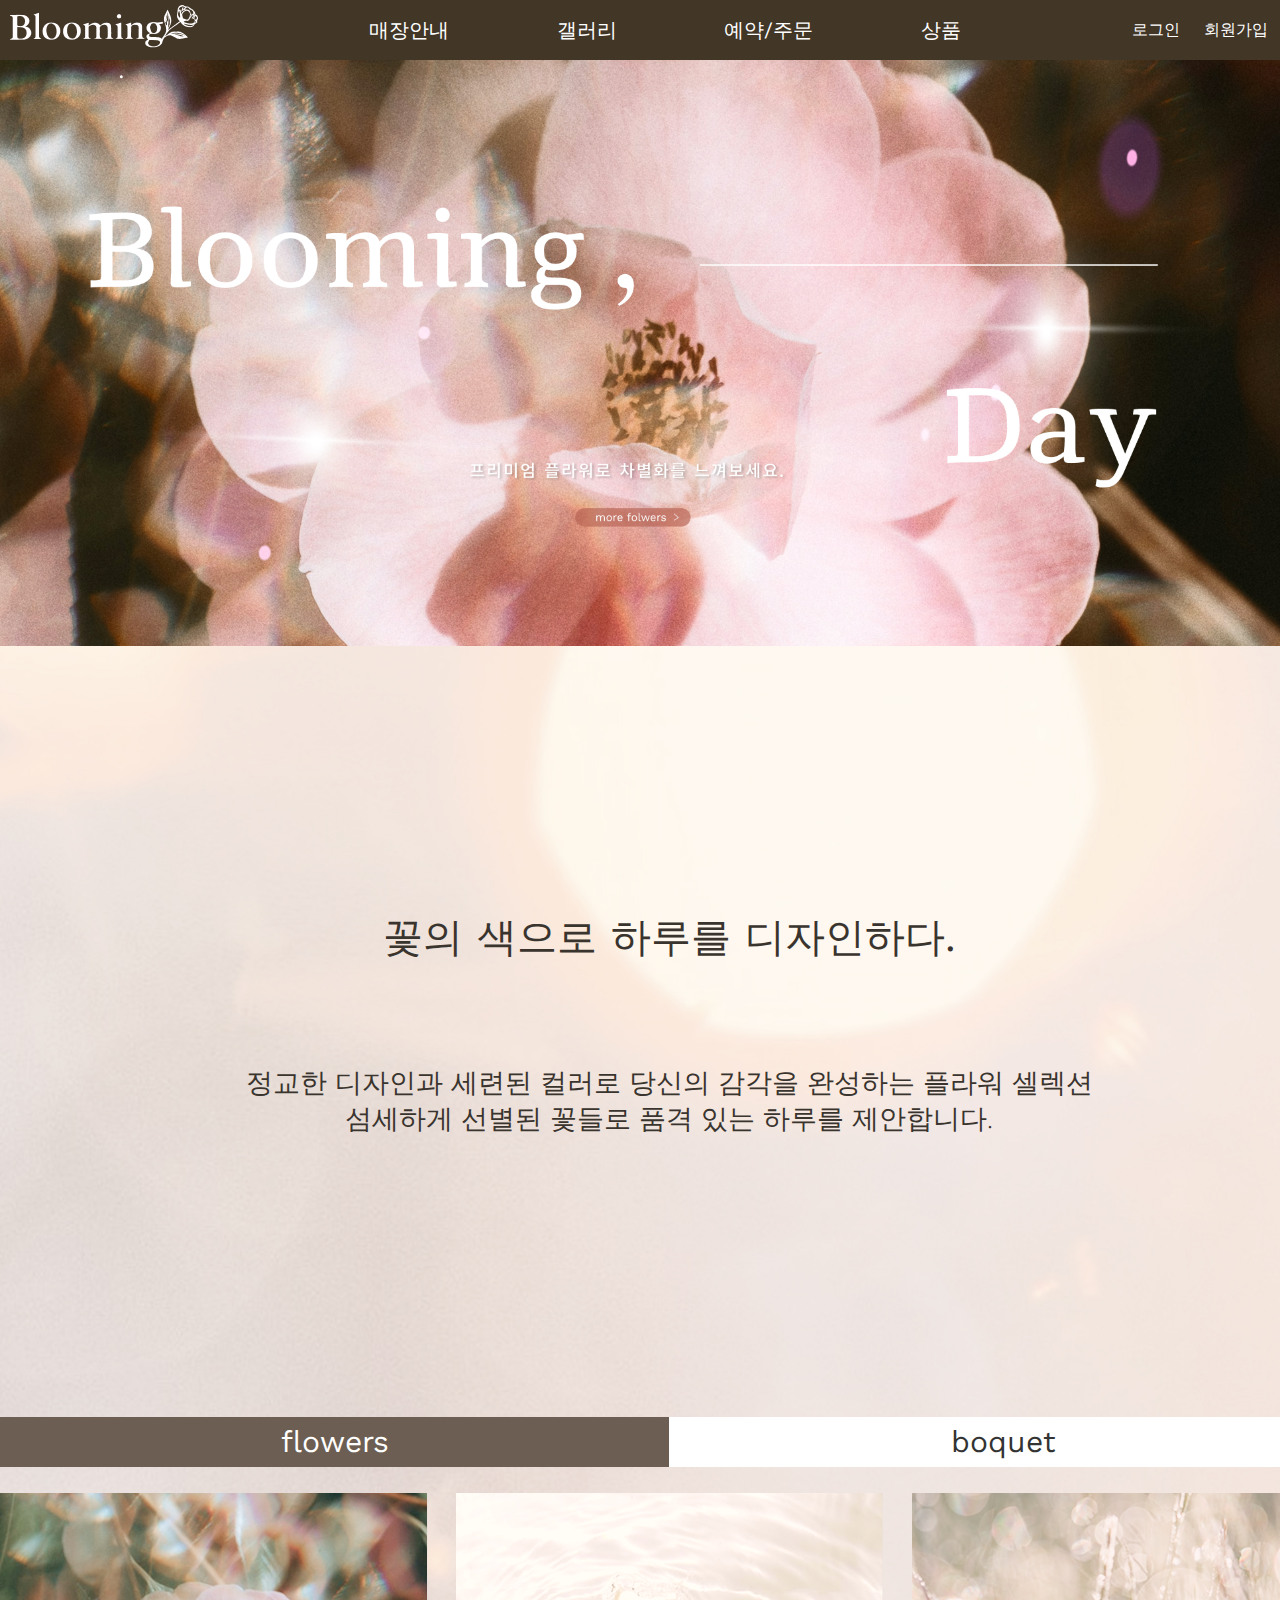
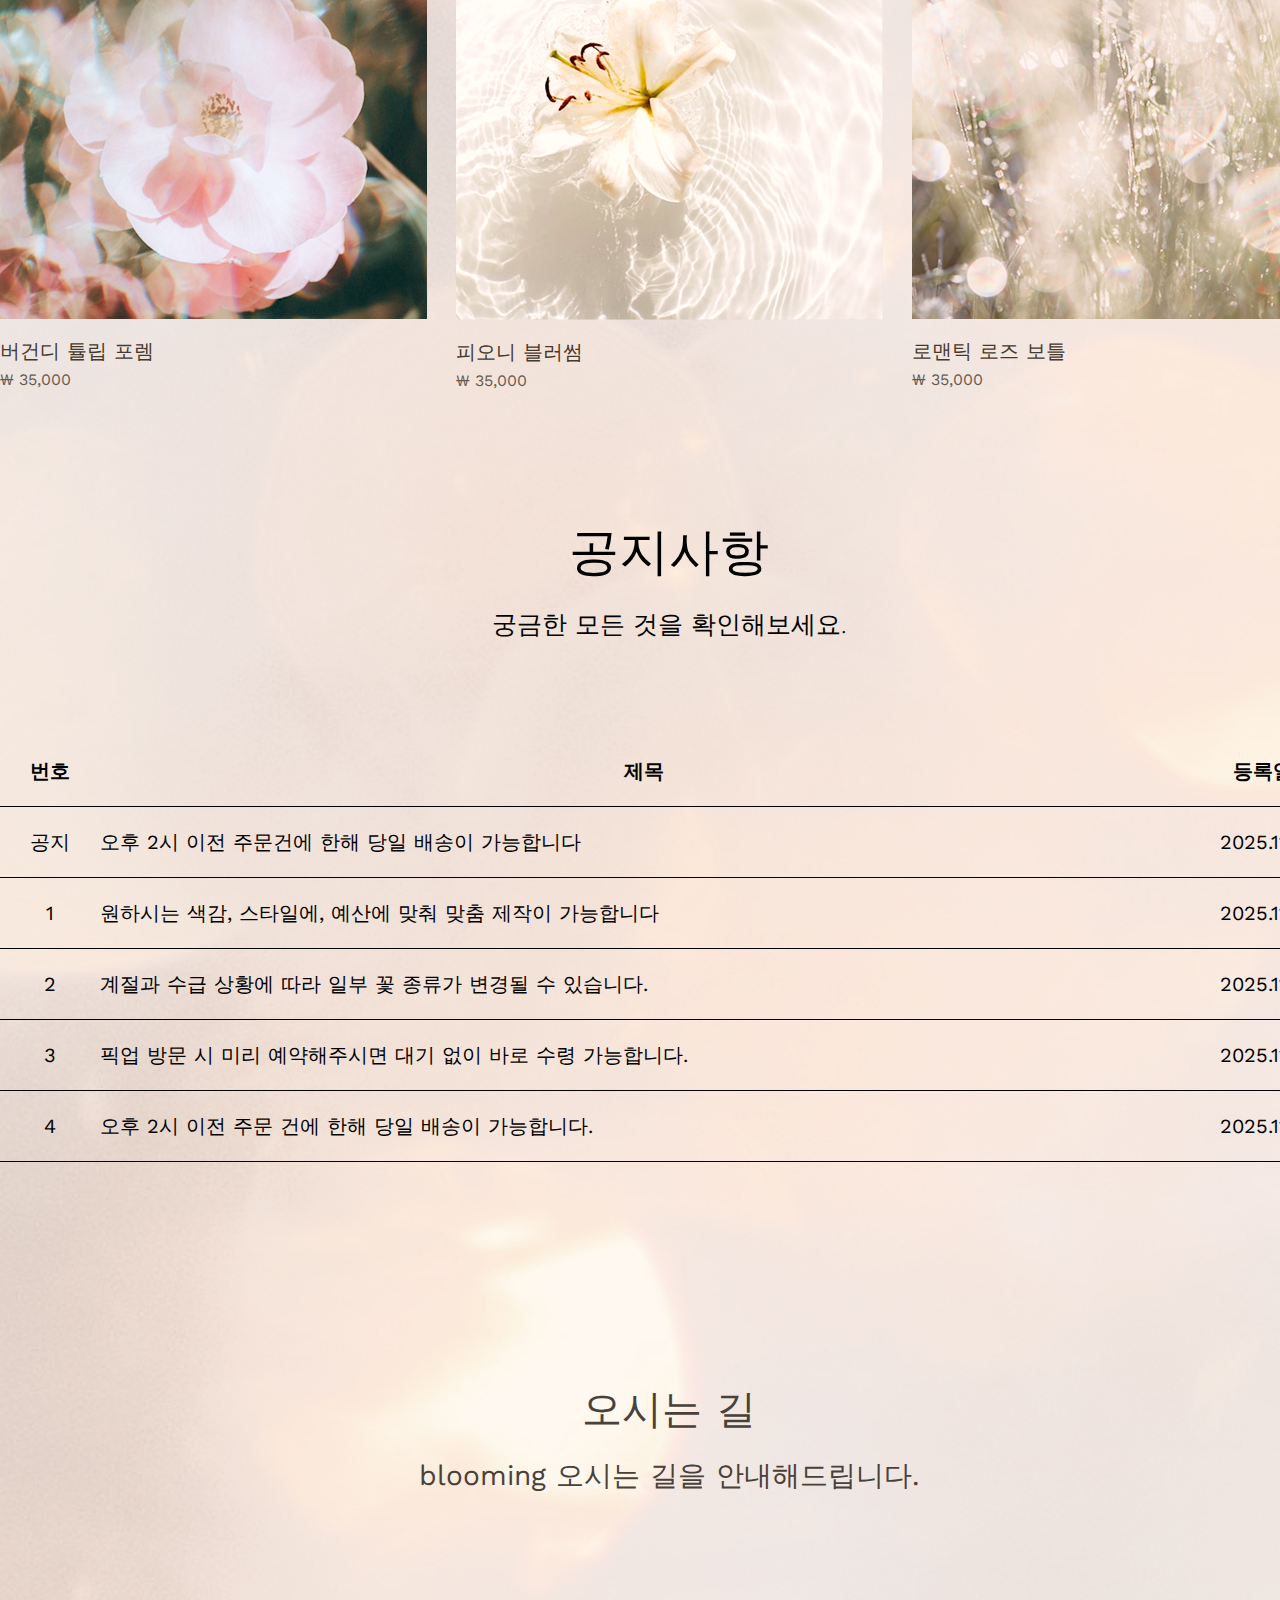
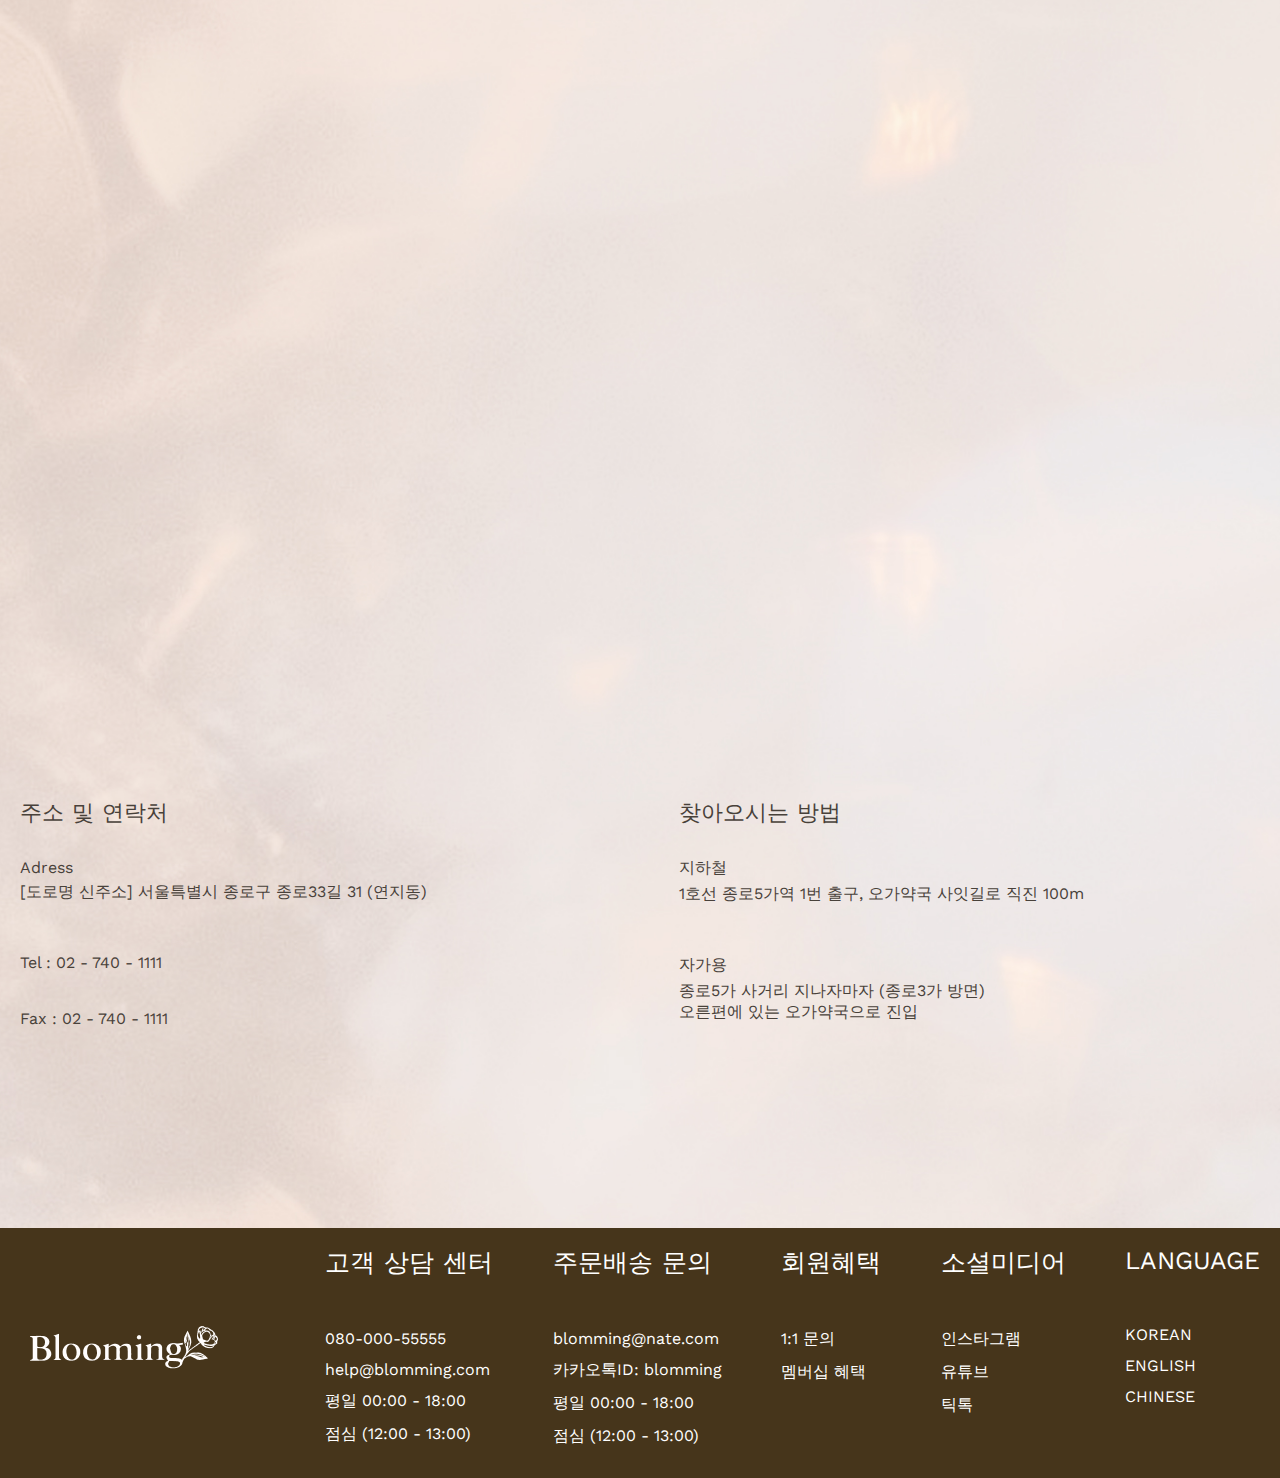
<file: index.html>
<!DOCTYPE html>
<html lang="en">
<head>
    <meta charset="UTF-8">
    <meta name="viewport" content="width=device-width, initial-scale=1.0">
    <title>메인</title>
    <link rel="stylesheet" href="css/style.css">
    <link rel="preconnect" href="https://fonts.googleapis.com">
<link rel="preconnect" href="https://fonts.gstatic.com" crossorigin>
<link href="https://fonts.googleapis.com/css2?family=Saira+Stencil+One&family=Stardos+Stencil:wght@400;700&family=Work+Sans:ital,wght@0,100..900;1,100..900&display=swap" rel="stylesheet">

</head>
<body class="main">

    
    
    <div class="header">
        <div class="centerbox">
            <h1 class="logo"><a href="index.html"><img src="images/logo.png" alt=""></a></h1>
            <div class="nav">
                <div>
                    <ul class="gnb">
                        <li>
                            <a href="브랜드스토리.html">매장안내</a>
                            <ul class="lnb">
                                <li><a href="브랜드스토리.html">브랜드스토리</a></li>
                                <li><a href="게시판.html">게시판</a></li>
                                <li><a href="플라워클래스.html">플라워클래스</a></li>
                                <li><a href="">서브메뉴4</a></li>
                            </ul>
                        </li>
                        
                        <li><a href="#">갤러리</a>
                         <ul class="lnb">
                                <li><a href="">서브메뉴1</a></li>
                                <li><a href="">서브메뉴2</a></li>
                                <li><a href="">서브메뉴3</a></li>
                                <li><a href="">서브메뉴4</a></li>
                            </ul></li>
                        <li><a href="예약주문.html">예약/주문</a></li>
                        <li><a href="상품.html">상품</a></li>
                        </ul>
                </div>
            </div>
            <div class="loginbox">
                <a href="로그인.html">로그인</a>
                <a href="회원가입.html">회원가입</a>
            </div>
        </div>
    </div>
    
    
    <div class="visual"><img src="images/visual2.jpg" alt=""></div>


    <div class="content">
        <div class="title_text">
                <p class="big">꽃의 색으로 하루를 디자인하다.</p>
                <p>정교한 디자인과 세련된 컬러로 당신의 감각을 완성하는 플라워 셀렉션 <br>
                    섬세하게 선별된 꽃들로 품격 있는 하루를 제안합니다.
                </p>
            </div>
    </div>
    
    <div class="centerbox">
        <div class="sectionbox">
            <ul class="section_menu">
                <li class="left"><a href="#">flowers</a></li>
                <li class="right"><a href="#">boquet</a></li>
    
            </ul>
        <div class="photobox">
            <div class="p1"><img src="images/Rectangle 27.png" alt="">
                <h5>버건디 튤립 포렘</h5>
                <p>₩ 35,000</p>
            </div>
            
        <div class="p2"><img src="images/Rectangle 28.png" alt="">
                <h5>피오니 블러썸</h5>
                <p>₩ 35,000</p></div>
            
                <div class="p3"><img src="images/Rectangle 29.png" alt="">
                <h5>로맨틱 로즈 보틀</h5>
                <p>₩ 35,000</p></div>
        </div>
    
    </div>
        <div class="noticebox">
            <p class="big">공지사항</p>
            <p>궁금한 모든 것을 확인해보세요.</p>

            <div class="content_box">
                <ul>
                    <li>
                        <div class="number"><b>번호</b></div>
                        <div class="cont cont_1"><b>제목</b></div>
                        <div class="date"><b>등록일</b></div>
                    </li>
                    <li>
                        <div class="number">공지</div>
                        <div class="cont">오후 2시 이전 주문건에 한해 당일 배송이 가능합니다</div>
                        <div class="date">2025.11.11</div>
                    </li>
                    <li>
                        <div class="number">1</div>
                        <div class="cont">원하시는 색감, 스타일에, 예산에 맞춰 맞춤 제작이 가능합니다</div>
                        <div class="date">2025.11.11</div>
                    </li>
                    <li>
                        <div class="number">2</div>
                        <div class="cont">계절과 수급 상황에 따라 일부 꽃 종류가 변경될 수 있습니다.</div>
                        <div class="date">2025.11.11</div>
                    </li>
                    <li>
                        <div class="number">3</div>
                        <div class="cont">픽업 방문 시 미리 예약해주시면 대기 없이 바로 수령 가능합니다.</div>
                        <div class="date">2025.11.11</div>
                    </li>
                    <li>
                        <div class="number">4</div>
                        <div class="cont">오후 2시 이전 주문 건에 한해 당일 배송이 가능합니다.</div>
                        <div class="date">2025.11.11</div>
                    </li>
                   
                </ul>
            </div>
            <!-- <div class="n1">
                <ul>
                    <li class="number">번호</li>
                    <li>제목</li>
                    <li>등록일</li>
                </ul>
            </div>

            <div class="n2">
                <ul>
                    <li class="number">공지</li>
                    <li>오후 2시 이전 주문건에 한해 당일 배송이 가능합니다</li>
                    <li>2025.11.11</li>
                </ul>
            </div>

            <div class="n3">
                <ul>
                    <li class="number">1</li>
                    <li>원하시는 색감, 스타일에, 예산에 맞춰 맞춤 제작이 가능합니다</li>
                    <li>2025.11.11</li>
                </ul>
            </div>

            <div class="n4">
                <ul>
                    <li class="number">3</li>
                    <li>픽업 방문 시 미리 예약해주시면 대기 없이 바로 수령 가능합니다</li>
                    <li>2025.11.11</li>
                </ul>
            </div>

            <div class="n5">
                <ul>
                    <li class="number">4</li>
                    <li>오후 2시 이전 주문 건에 한해 당일 배송이 가능합니다.</li>
                    <li>2025.11.11</li>
                </ul>
            </div> -->

        </div>
        
    
    <div class="map_box">
         <div class="title_textmain">
                <p class="big">오시는 길</p>
                <p>blooming 오시는 길을 안내해드립니다.</p>
            </div>

    <div class="map" id="map">
        
        <iframe
            src="https://www.google.com/maps?q=서울특별시 종로구 종로33길 31&output=embed"
            width="100%"
            height="100%"
            style="border:0;"
            allowfullscreen=""
            loading="lazy"
            referrerpolicy="no-referrer-when-downgrade">
        </iframe>
    </div>


    <div class="map_text">

            <ul class="text_box1">
                <li class="title">주소 및 연락처</li>
                <li class="detail">Adress</li>
                <li class="detail_2">[도로명 신주소] 서울특별시 종로구 종로33길 31 (연지동) </li>
                <li class="detail_3">Tel  : 02 - 740 - 1111  </li>
                <li class="fax">Fax : 02 - 740 - 1111  </li>
            </ul>

            <ul class="text_box2">
                <li class="title">찾아오시는 방법</li>
                <li class="detail">지하철</li>
                <li class="detail_2">1호선 종로5가역 1번 출구, 오가약국 사잇길로 직진 100m </li>
                <li class="detail">자가용</li>
                <li>종로5가 사거리 지나자마자 (종로3가 방면) <br>
                    오른편에 있는 오가약국으로 진입</li>
            </ul>
        </div>
    </div>
</div>

 <div class="footer">
        <div class="footerlogo"><img src="images/logo.png" alt=""></div>

        <div class="footerbox">
            <div class="footerbox_1">
                <ul>
                    <li class="footer_title">고객 상담 센터</li>
                    <li>080-000-55555</li>
                    <li>help@blomming.com</li>
                    <li>평일 00:00 - 18:00</li>
                    <li>점심 (12:00 - 13:00)</li>
                </ul>
            </div>

            <div class="footerbox_2">
                <ul>
                    <li class="footer_title">주문배송 문의</li>
                    <li>blomming@nate.com</li>
                    <li>카카오톡ID: blomming</li>
                    <li>평일 00:00 - 18:00</li>
                    <li>점심 (12:00 - 13:00)</li>
                </ul>
            </div>

            <div class="footerbox_3">
                <ul>
                    <li class="footer_title">회원혜택</li>
                    <li>1:1 문의</li>
                    <li>멤버십 혜택</li>
                </ul>
            </div>

            <div class="footerbox_4">
                <ul>
                    <li class="footer_title">소셜미디어</li>
                    <li>인스타그램</li>
                    <li>유튜브</li>
                    <li>틱톡</li>
                </ul>
            </div>

            <div class="footerbox_5">
                <ul>
                    <li class="footer_title">LANGUAGE</li>
                    <li>KOREAN</li>
                    <li>ENGLISH</li>
                    <li>CHINESE</li>
                </ul>
            </div>
</body>

</html>
</file>
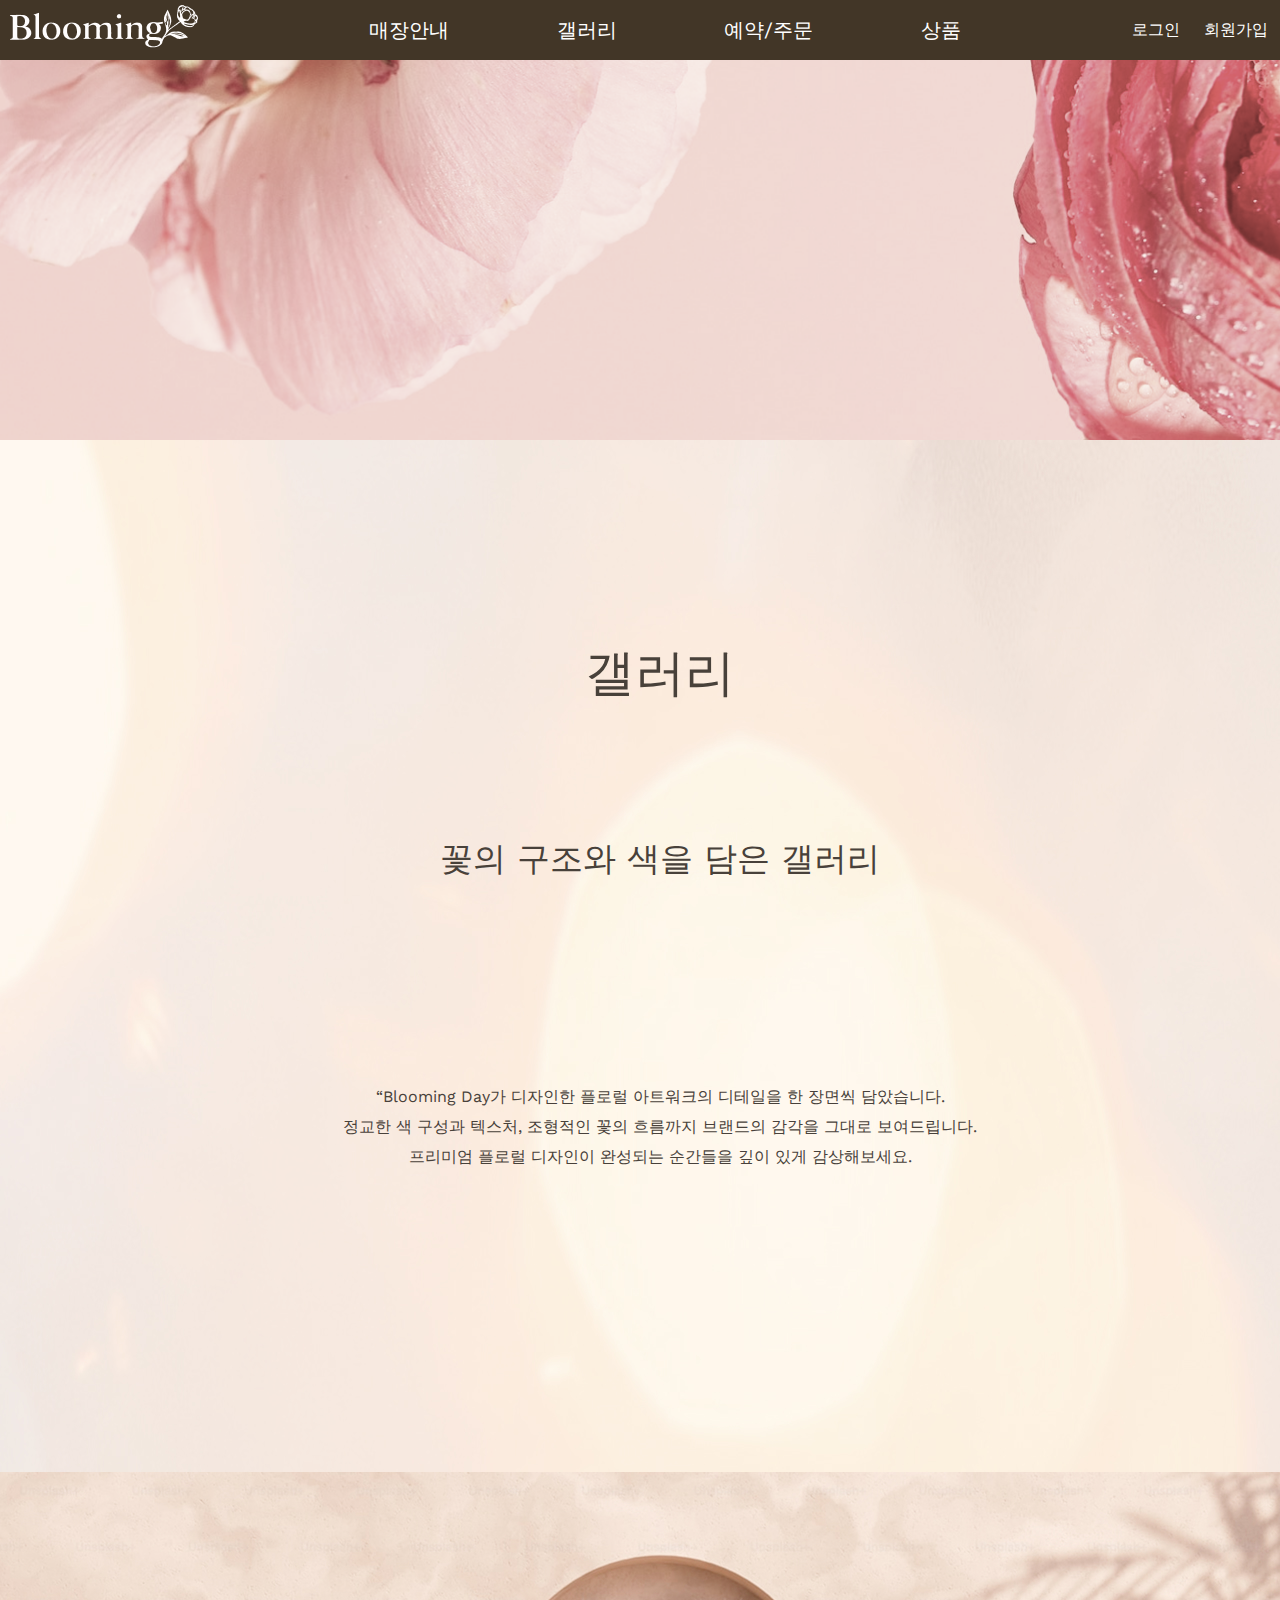
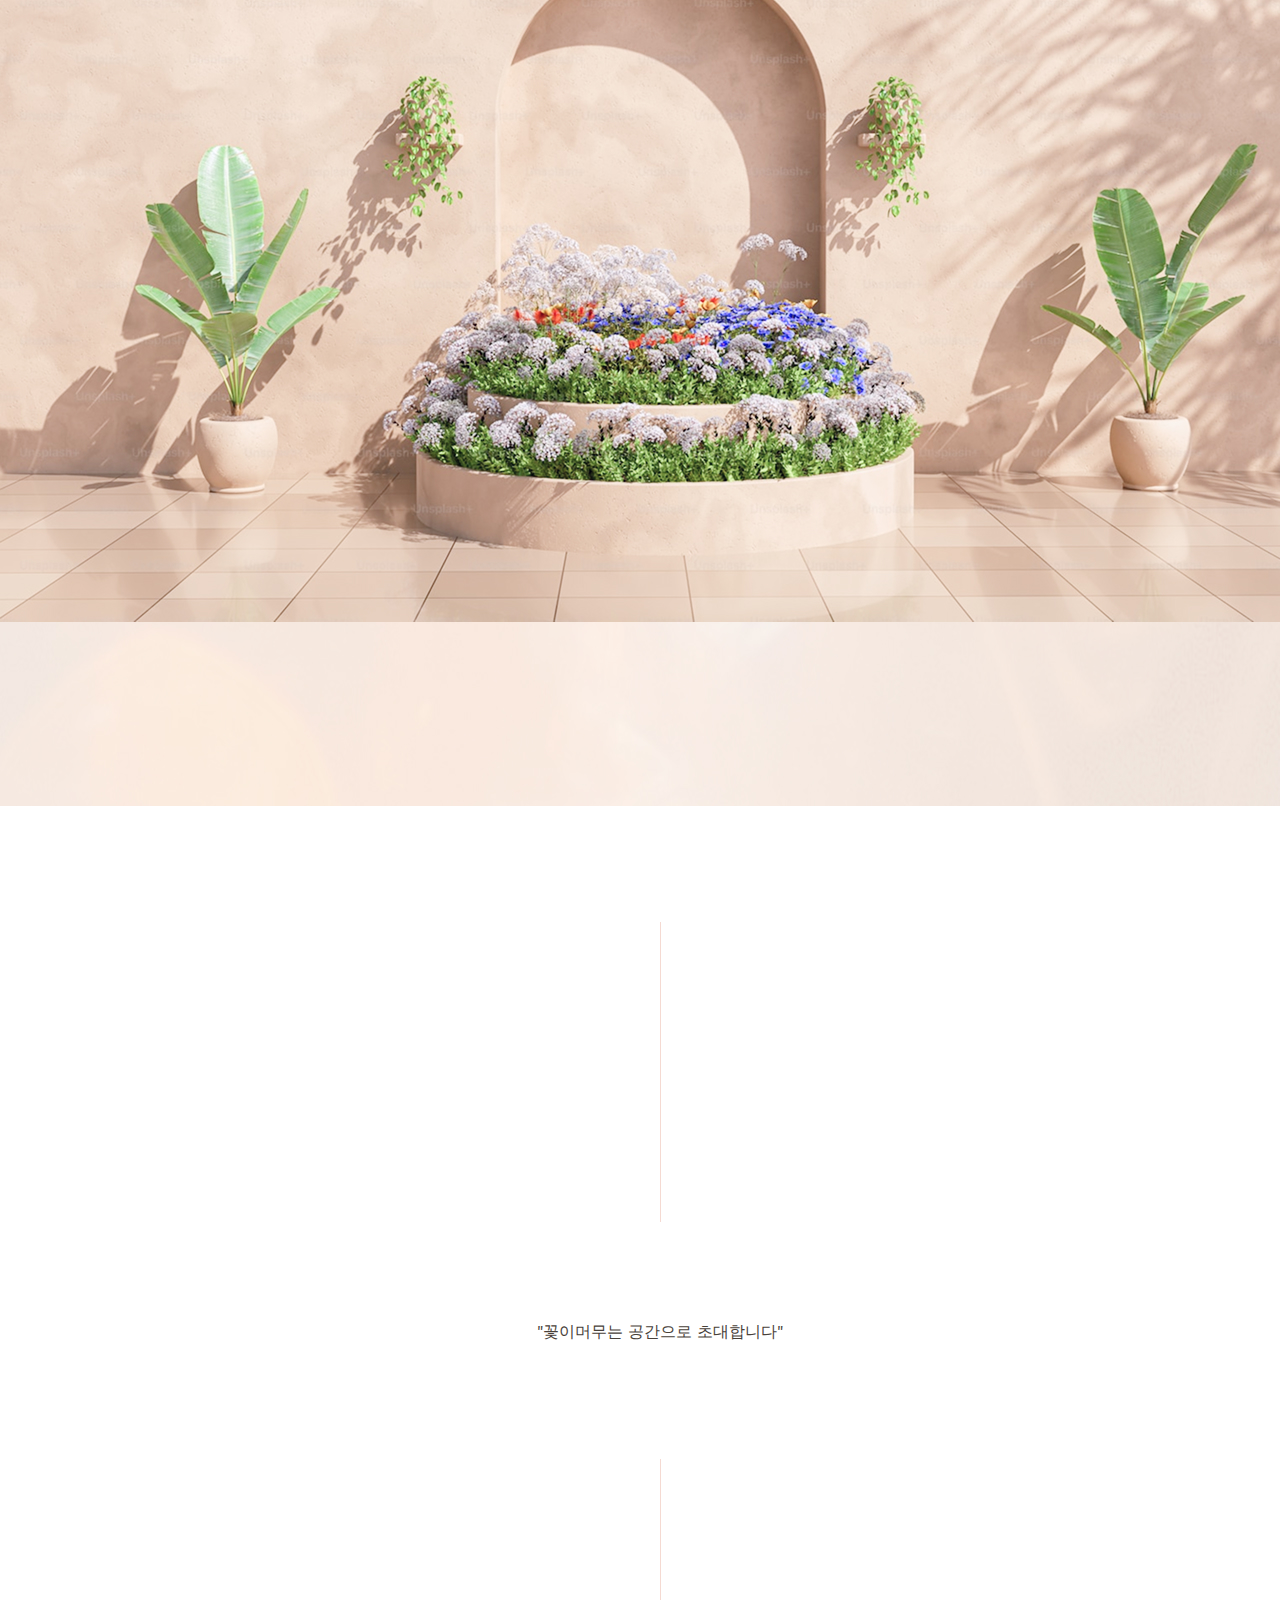
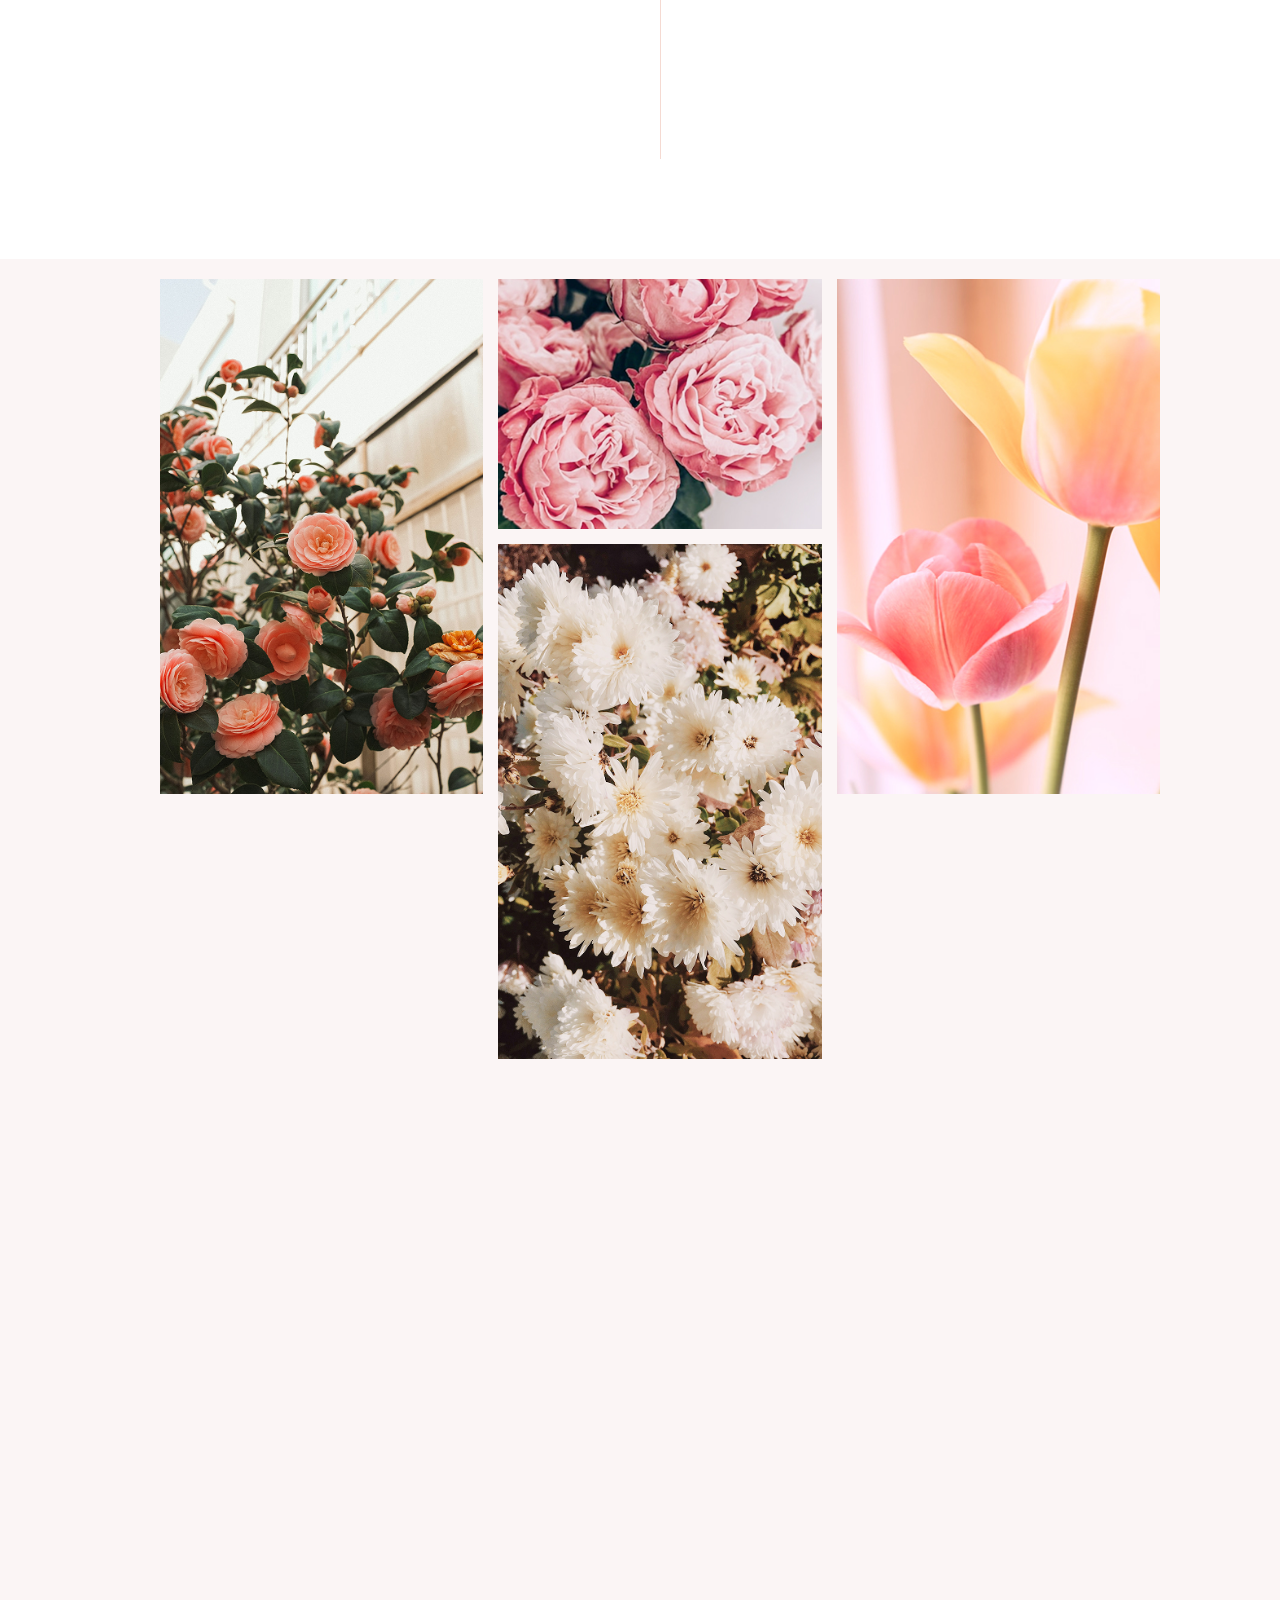
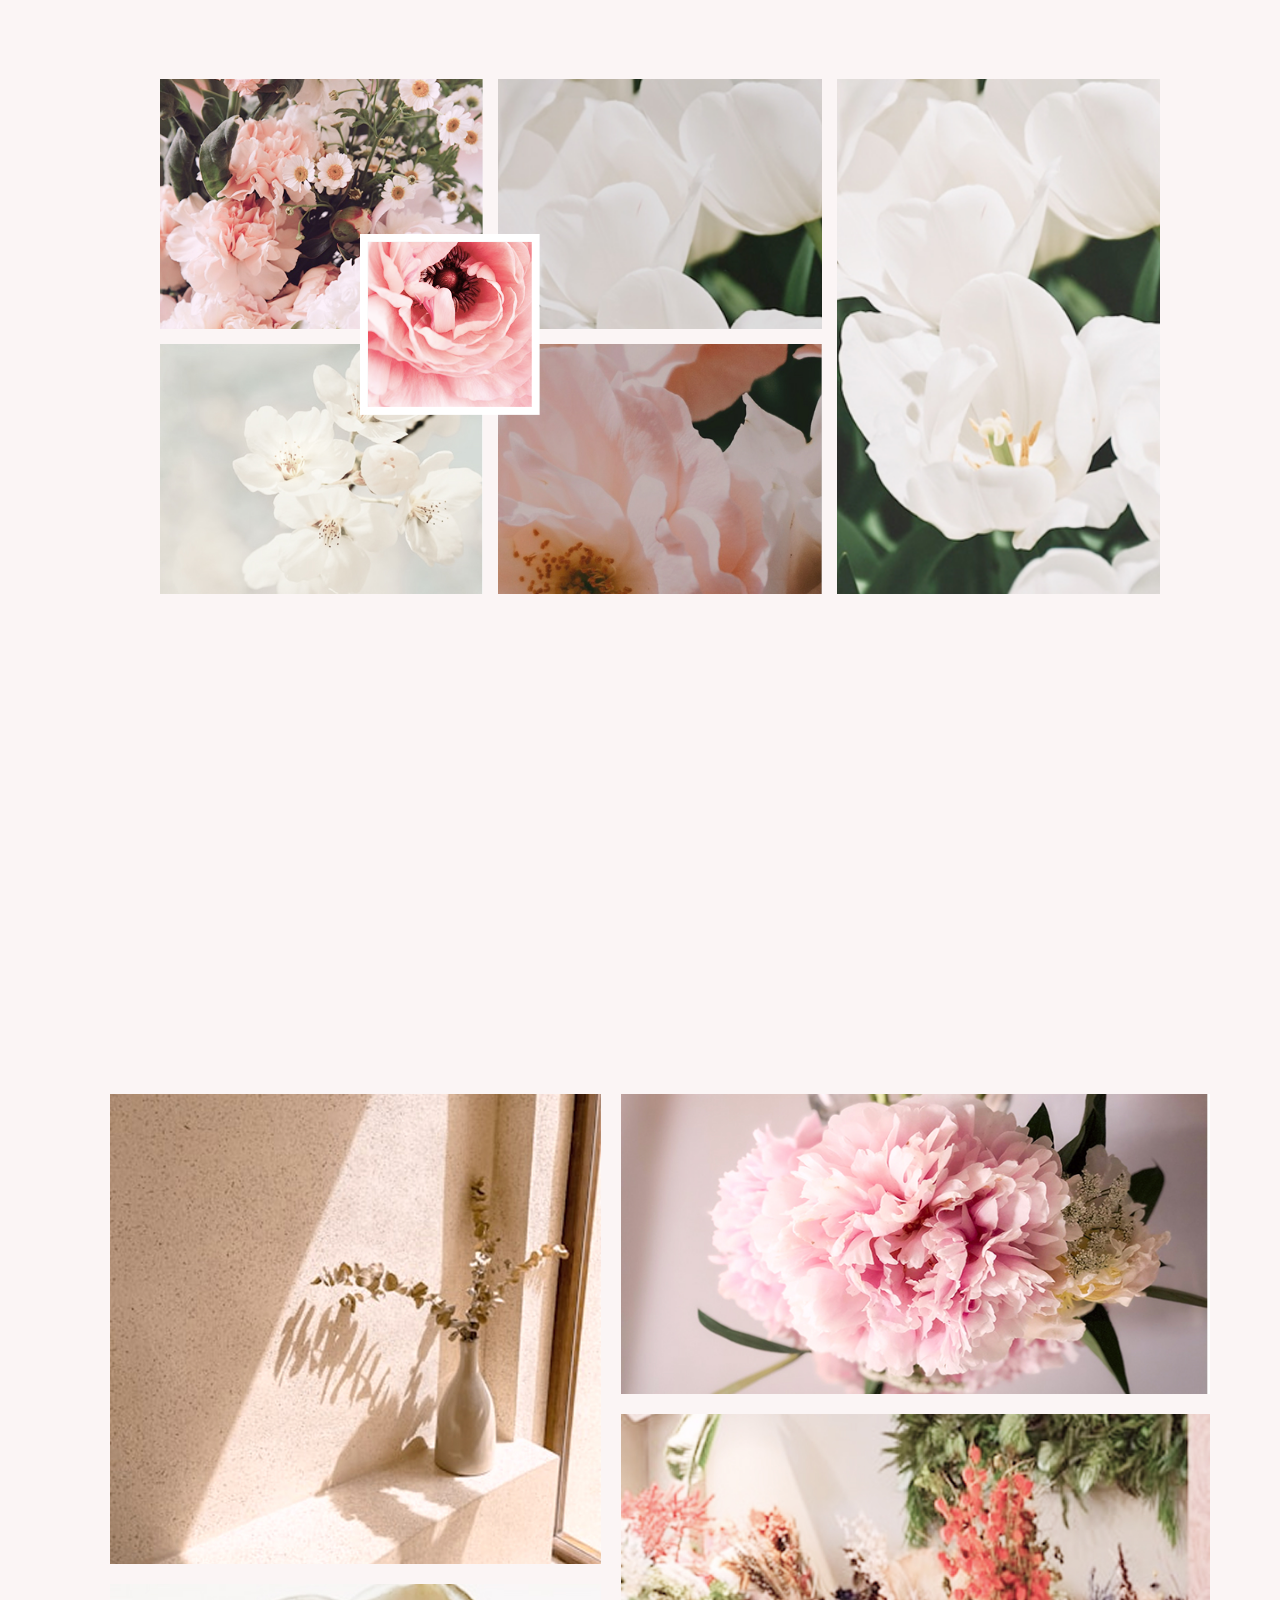
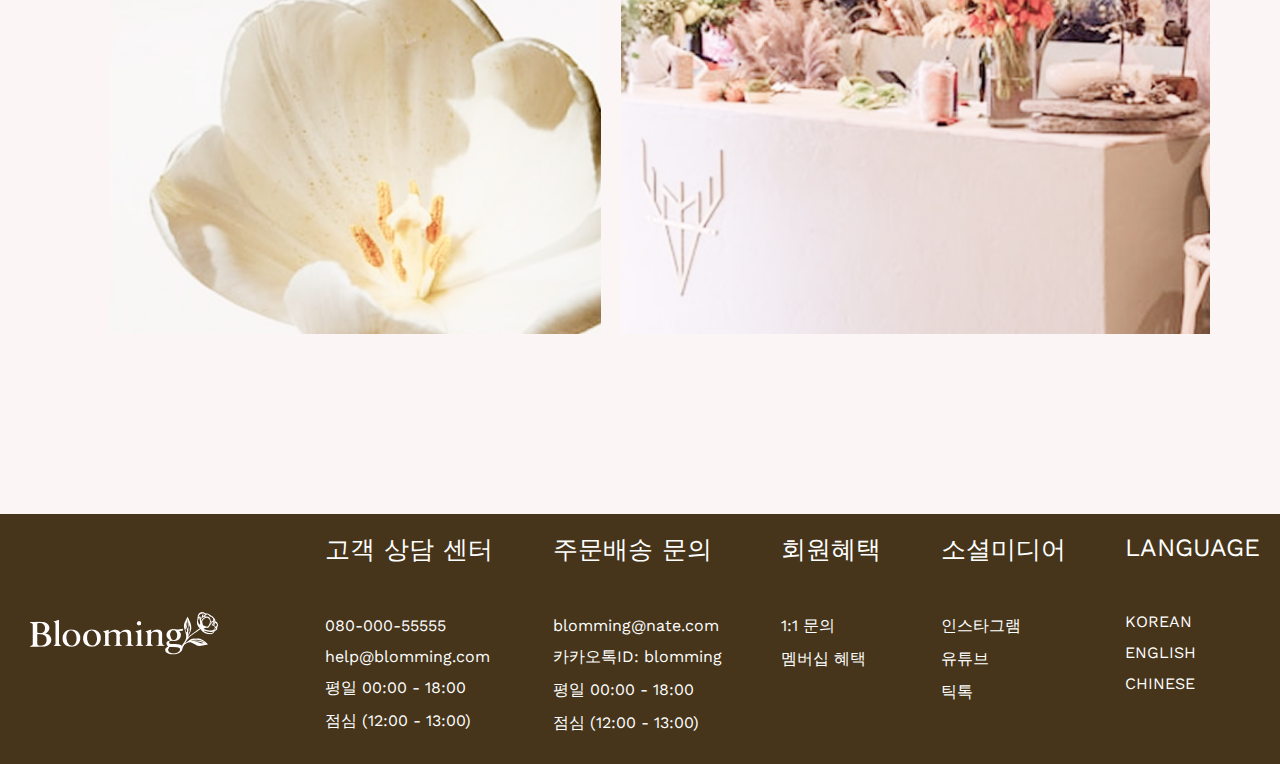
<file: 갤러리.html>
<!DOCTYPE html>
<html lang="en">
<head>
    <meta charset="UTF-8">
    <meta name="viewport" content="width=device-width, initial-scale=1.0">
    <title>갤러리</title>
    <link rel="stylesheet" href="css/style.css">
     <link rel="preconnect" href="https://fonts.googleapis.com">
<link rel="preconnect" href="https://fonts.gstatic.com" crossorigin>
<link href="https://fonts.googleapis.com/css2?family=Saira+Stencil+One&family=Stardos+Stencil:wght@400;700&family=Work+Sans:ital,wght@0,100..900;1,100..900&display=swap" rel="stylesheet">
</head>
<body>
   <div class="header">
        <div class="centerbox">
            <h1 class="logo"><a href="index.html"><img src="images/logo.png" alt=""></a></h1>
            <div class="nav">
                <div>
                    <ul class="gnb">
                        <li>
                            <a href="브랜드스토리.html">매장안내</a>
                            <ul class="lnb">
                                <li><a href="브랜드스토리.html">브랜드스토리</a></li>
                                <li><a href="게시판.html">게시판</a></li>
                                <li><a href="플라워클래스.html">플라워클래스</a></li>
                                <li><a href="">서브메뉴4</a></li>
                            </ul>
                        </li>
                        
                        <li><a href="갤러리.html">갤러리</a>
                         <ul class="lnb">
                                <li><a href="">서브메뉴1</a></li>
                                <li><a href="">서브메뉴2</a></li>
                                <li><a href="">서브메뉴3</a></li>
                                <li><a href="">서브메뉴4</a></li>
                            </ul></li>
                        <li><a href="예약주문.html">예약/주문</a></li>
                        <li><a href="상품.html">상품</a></li>
                        </ul>
                </div>
            </div>
            <div class="loginbox">
                <a href="로그인.html">로그인</a>
                <a href="회원가입.html">회원가입</a>
            </div>
            
        </div>
        <div class="visual_sub"><img src="images/Rectangle 74.png" alt=""></div>
    </div>

    <section class="section1_ga">
        <div class="content_ga">
            <p class="big"  >갤러리</p>
            <p class="small">꽃의 구조와 색을 담은 갤러리</p>

            <div class="textbox">“Blooming Day가 디자인한 플로럴 아트워크의 디테일을 한 장면씩 담았습니다.
                <br>정교한 색 구성과 텍스처, 조형적인 꽃의 흐름까지 브랜드의 감각을 그대로 보여드립니다.
                <br>프리미엄 플로럴 디자인이 완성되는 순간들을 깊이 있게 감상해보세요.</div>
            
            <figure><img src="images/Rectangle 91.jpg" alt=""></figure>
        </div>
    </section>
    
    <section class="section2_ga">
        <div class="content_ga">
            <span class="line"></span>
            "꽃이머무는 공간으로 초대합니다"
            <span class="line"></span>

        </div>
    </section>

    <section class="section3_ga">
        <div class="content_ga">
            <div class="masonry-container">
                <div class="item tall">
                    <img src="images/grid1.png" alt="Camellia">
                </div>
                
                <div class="item">
                    <img src="images/grid2.jpg" alt="Roses">
                </div>
                
                <div class="item tall">
                    <img src="images/grid3.jpg" alt="Tulips">
                </div>
                
                <div class="item tall">
                    <img src="images/grid4.jpg" alt="Chrysanthemum">
                </div>
            </div>
            
            <div class="masonry-container-v2">
                <div class="item-v2"><img src="images/grid5.jpg" alt=""></div> 
                <div class="item-v2"><img src="images/grid9.jpg" alt=""></div> 

                <div class="item-v2 tall-v2"><img src="images/grid6.jpg" alt=""></div>
                <div class="item-v2"><img src="images/grid8.jpg" alt=""></div>

                <div class="item-v2"><img src="images/grid7.jpg" alt=""></div>

                <div class="p1"><img src="images/Rectangle 64.png" alt=""></div>
              
            </div>
            



            <div class="masonry-container-v3">
                <div class="item-v3 area-a"><img src="images/grid10.jpg" alt=""></div>
                <div class="item-v3 area-b"><img src="images/grid11.jpg" alt=""></div>
                <div class="item-v3 area-c"><img src="images/grid12.jpg" alt=""></div>
                <div class="item-v3 area-d"><img src="images/grid13.jpg" alt=""></div>
            </div>
        </div>

    </section>

        <div class="footer">
        <div class="footerlogo"><img src="images/logo.png" alt=""></div>

        <div class="footerbox">
            <div class="footerbox_1">
                <ul>
                    <li class="footer_title">고객 상담 센터</li>
                    <li>080-000-55555</li>
                    <li>help@blomming.com</li>
                    <li>평일 00:00 - 18:00</li>
                    <li>점심 (12:00 - 13:00)</li>
                </ul>
            </div>

            <div class="footerbox_2">
                <ul>
                    <li class="footer_title">주문배송 문의</li>
                    <li>blomming@nate.com</li>
                    <li>카카오톡ID: blomming</li>
                    <li>평일 00:00 - 18:00</li>
                    <li>점심 (12:00 - 13:00)</li>
                </ul>
            </div>

            <div class="footerbox_3">
                <ul>
                    <li class="footer_title">회원혜택</li>
                    <li>1:1 문의</li>
                    <li>멤버십 혜택</li>
                </ul>
            </div>

            <div class="footerbox_4">
                <ul>
                    <li class="footer_title">소셜미디어</li>
                    <li>인스타그램</li>
                    <li>유튜브</li>
                    <li>틱톡</li>
                </ul>
            </div>

            <div class="footerbox_5">
                <ul>
                    <li class="footer_title">LANGUAGE</li>
                    <li>KOREAN</li>
                    <li>ENGLISH</li>
                    <li>CHINESE</li>
                </ul>
            </div>
        </div>

    
    </div>
</body>
</html>
</file>
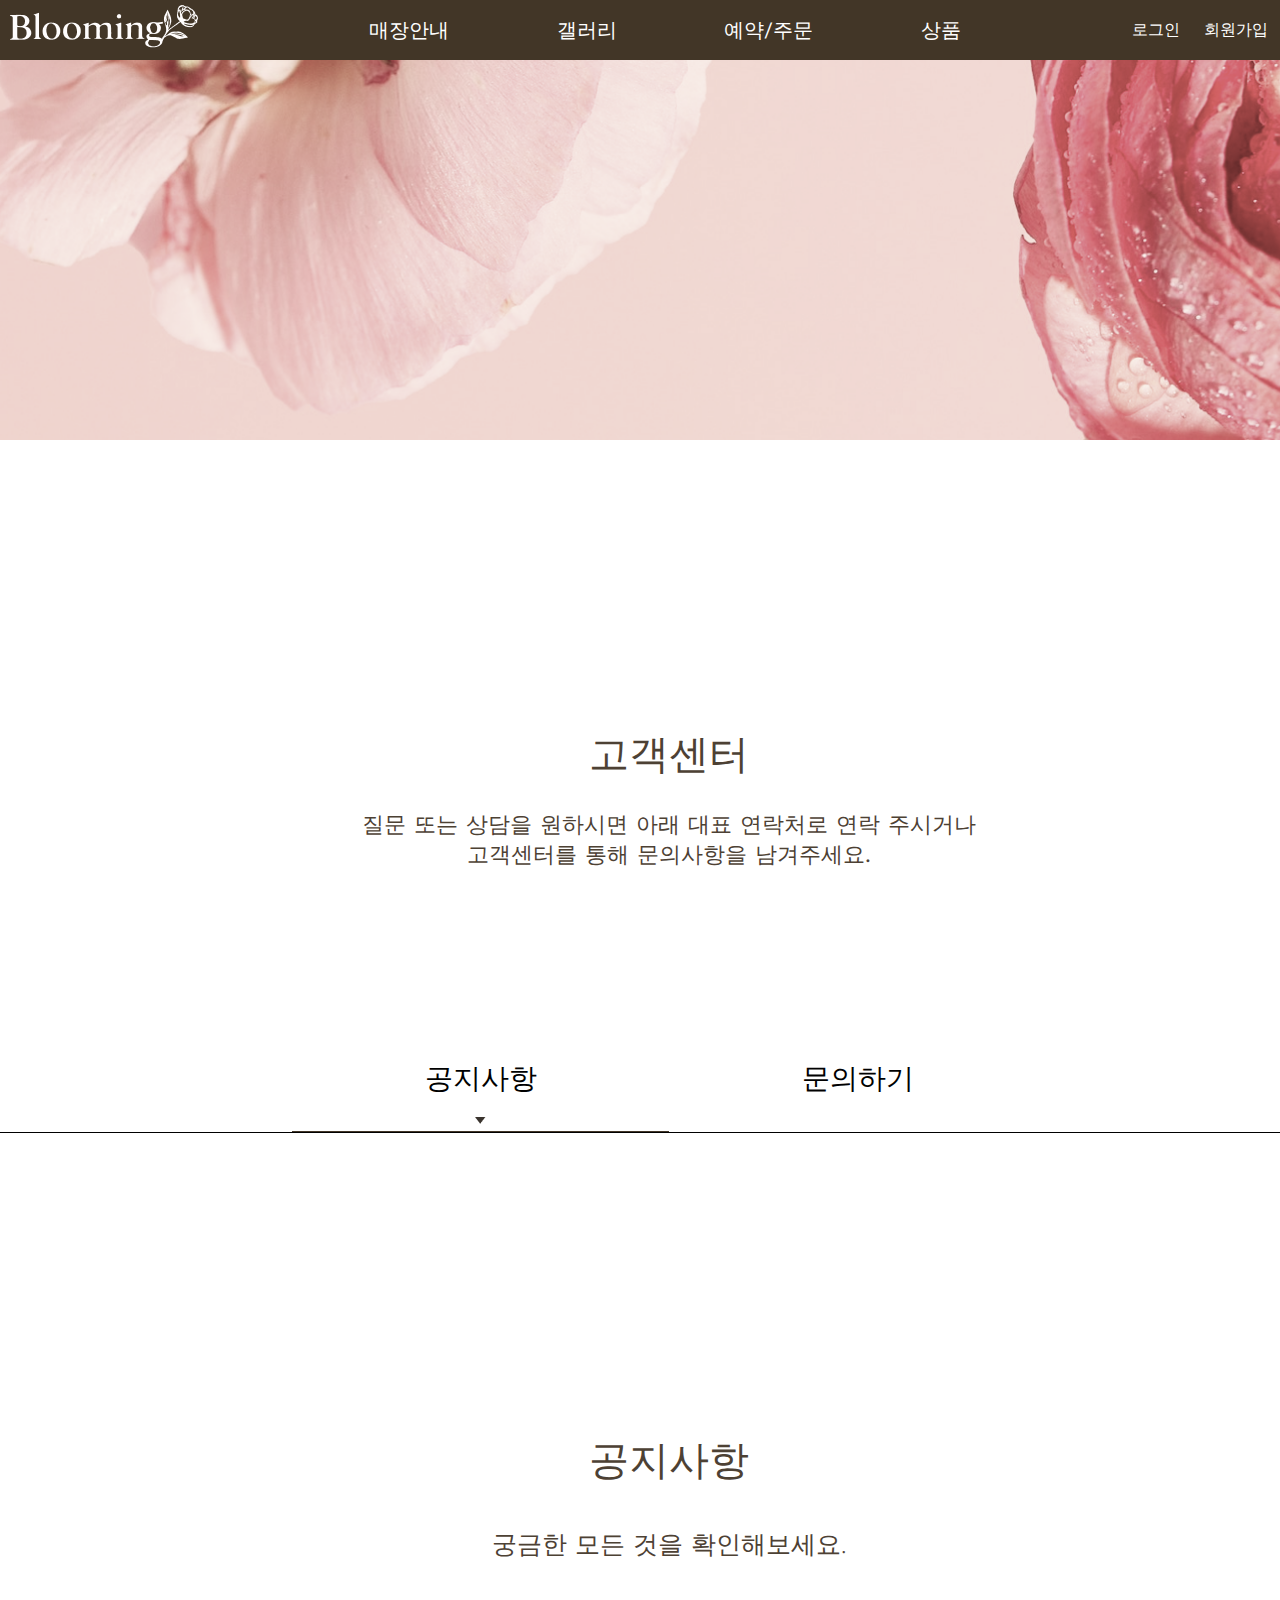
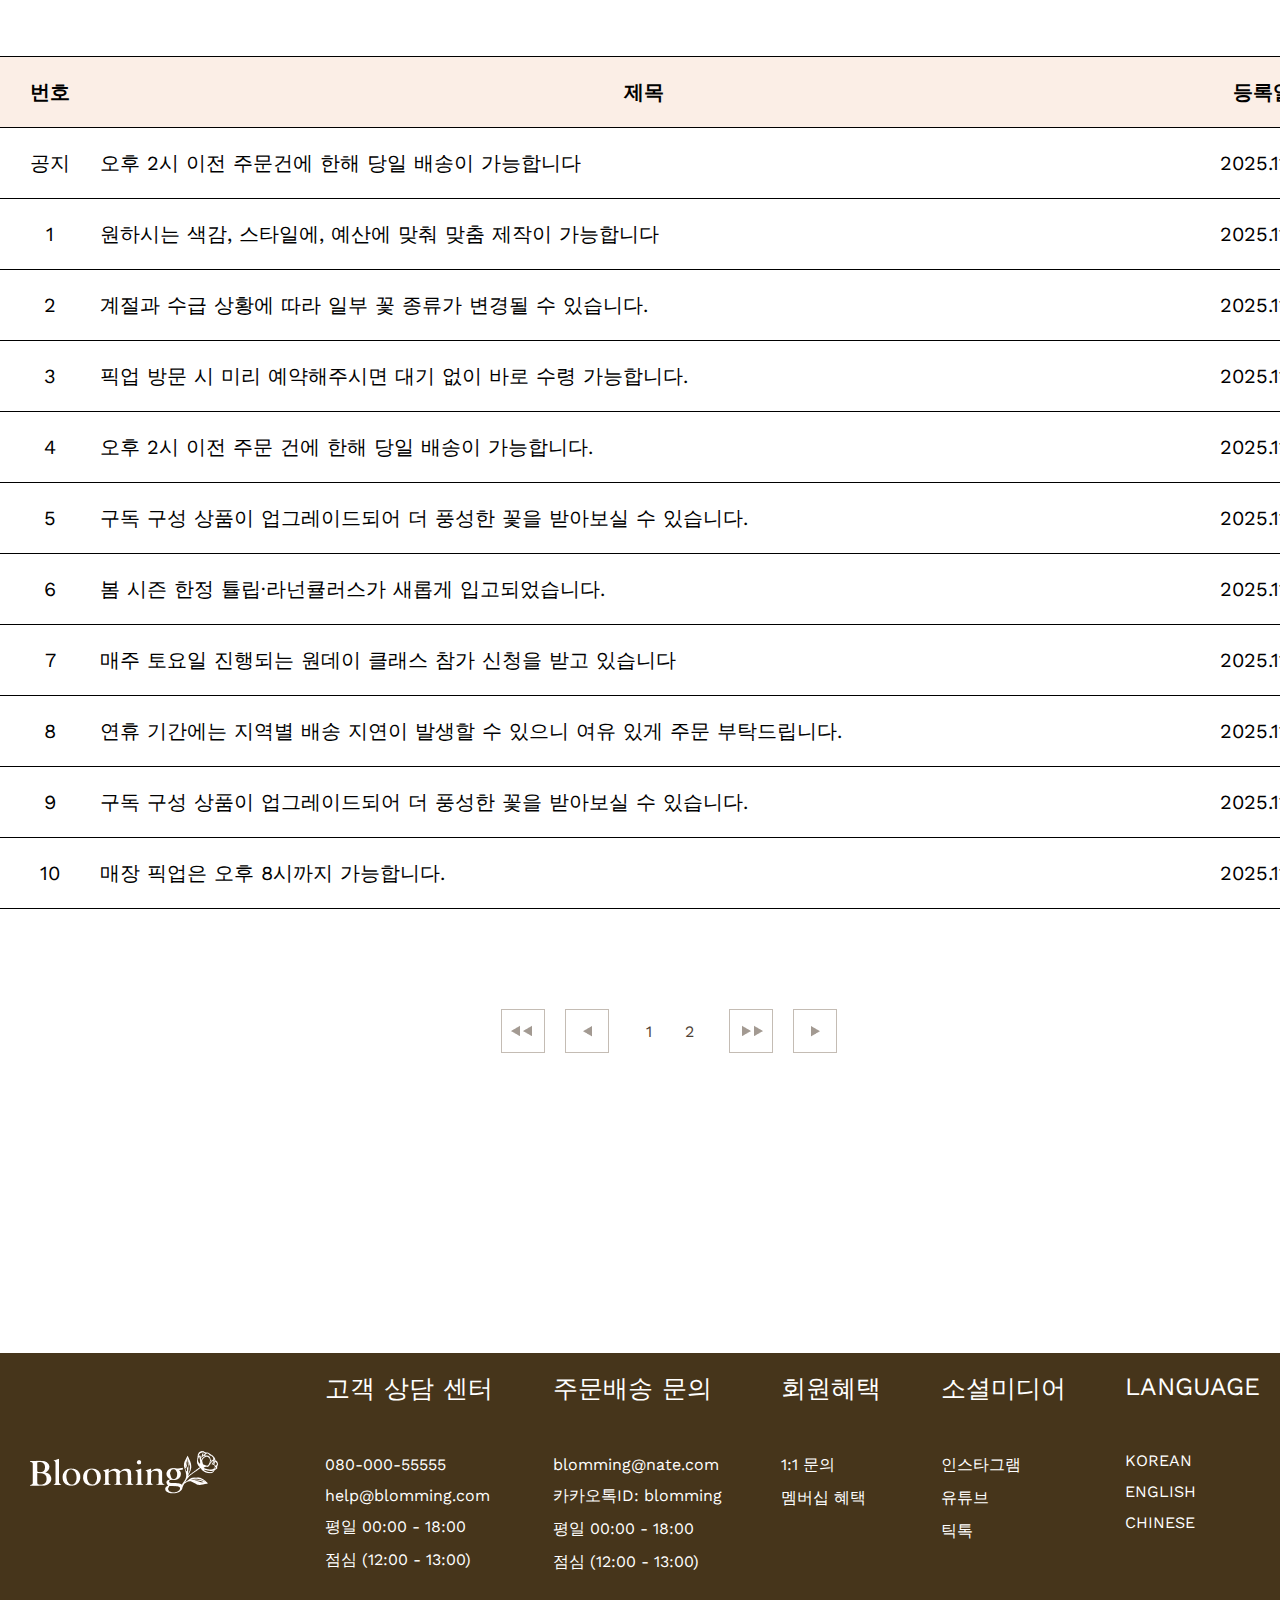
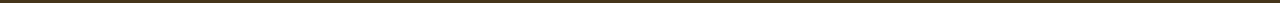
<file: 게시판.html>
<!DOCTYPE html>
<html lang="en">
<head>
    <meta charset="UTF-8">
    <meta name="viewport" content="width=device-width, initial-scale=1.0">
    <title>게시판</title>
    <link rel="stylesheet" href="css/style.css">
     <link rel="preconnect" href="https://fonts.googleapis.com">
<link rel="preconnect" href="https://fonts.gstatic.com" crossorigin>
<link href="https://fonts.googleapis.com/css2?family=Saira+Stencil+One&family=Stardos+Stencil:wght@400;
700&family=Work+Sans:ital,wght@0,100..900;1,100..900&display=swap" rel="stylesheet">
</head>
<body>
     <div class="header">
        <div class="centerbox">
            <h1 class="logo"><a href="index.html"><img src="images/logo.png" alt=""></a></h1>
            <div class="nav">
                <div>
                    <ul class="gnb">
                        <li>
                            <a href="브랜드스토리.html">매장안내</a>
                            <ul class="lnb">
                                <li><a href="브랜드스토리.html">브랜드스토리</a></li>
                                <li><a href="게시판.html">게시판</a></li>
                                <li><a href="플라워클래스.html">플라워클래스</a></li>
                                <li><a href="">서브메뉴4</a></li>
                            </ul>
                        </li>

                        <li><a href="갤러리.html">갤러리</a>
                            <ul class="lnb">
                                <li><a href="">서브메뉴1</a></li>
                                <li><a href="">서브메뉴2</a></li>
                                <li><a href="">서브메뉴3</a></li>
                                <li><a href="">서브메뉴4</a></li>
                            </ul>
                        </li>
                        <li><a href="예약주문.html">예약/주문</a></li>
                        <li><a href="상품.html">상품</a></li>
                    </ul>
                </div>
            </div>
            <div class="loginbox">
                <a href="로그인.html">로그인</a>
                <a href="회원가입.html">회원가입</a>
            </div>
        </div>
    </div>
    <div class="visual_sub"><img src="images/Rectangle 74.png" alt=""></div>

    <div class="contentbox">
       <div class="title">
            <p class="big">고객센터</p>
            <p>질문 또는 상담을 원하시면 아래 대표 연락처로 연락 주시거나 <br>
            고객센터를 통해 문의사항을 남겨주세요.  </p>
       </div>

       <div class="menubar">
            <ul>
                <li class="notice">공지사항
                    <div class="icon"><img src="images/Polygon 1.png" alt=""></div>
                </li>
                <li>문의하기</li>
            </ul>
                <div class="barline"></div>
       </div>

        <div class="noticebox">
            <p class="big">공지사항</p>
            <p>궁금한 모든 것을 확인해보세요.</p>

            <div class="content_box">
                <ul>
                    <li class="first">
                        <div class="number"><b>번호</b></div>
                        <div class="cont cont_1"><b>제목</b></div>
                        <div class="date"><b>등록일</b></div>
                    </li>
                    <li>
                        <div class="number">공지</div>
                        <div class="cont">오후 2시 이전 주문건에 한해 당일 배송이 가능합니다</div>
                        <div class="date">2025.11.11</div>
                    </li>
                    <li>
                        <div class="number">1</div>
                        <div class="cont">원하시는 색감, 스타일에, 예산에 맞춰 맞춤 제작이 가능합니다</div>
                        <div class="date">2025.11.11</div>
                    </li>
                    <li>
                        <div class="number">2</div>
                        <div class="cont">계절과 수급 상황에 따라 일부 꽃 종류가 변경될 수 있습니다.</div>
                        <div class="date">2025.11.11</div>
                    </li>
                    <li>
                        <div class="number">3</div>
                        <div class="cont">픽업 방문 시 미리 예약해주시면 대기 없이 바로 수령 가능합니다.</div>
                        <div class="date">2025.11.11</div>
                    </li>
                    <li>
                        <div class="number">4</div>
                        <div class="cont">오후 2시 이전 주문 건에 한해 당일 배송이 가능합니다.</div>
                        <div class="date">2025.11.11</div>
                    </li>
                     <li>
                        <div class="number">5</div>
                        <div class="cont">구독 구성 상품이 업그레이드되어 더 풍성한 꽃을 받아보실 수 있습니다.</div>
                        <div class="date">2025.11.11</div>
                    </li>
                     <li>
                        <div class="number">6</div>
                        <div class="cont">봄 시즌 한정 튤립·라넌큘러스가 새롭게 입고되었습니다.</div>
                        <div class="date">2025.11.11</div>
                    </li>
                     <li>
                        <div class="number">7</div>
                        <div class="cont">매주 토요일 진행되는 원데이 클래스 참가 신청을 받고 있습니다</div>
                        <div class="date">2025.11.11</div>
                    </li>
                     <li>
                        <div class="number">8</div>
                        <div class="cont">연휴 기간에는 지역별 배송 지연이 발생할 수 있으니 여유 있게 주문 부탁드립니다.</div>
                        <div class="date">2025.11.11</div>
                    </li>
                     <li>
                        <div class="number">9</div>
                        <div class="cont">구독 구성 상품이 업그레이드되어 더 풍성한 꽃을 받아보실 수 있습니다.</div>
                        <div class="date">2025.11.11</div>
                    </li>
                     <li>
                        <div class="number">10</div>
                        <div class="cont">매장 픽업은 오후 8시까지 가능합니다.</div>
                        <div class="date">2025.11.11</div>
                    </li>
                   
                </ul>
            </div>
            </div>

            <div class="nex_btn">
                <ul class="box">
                    <li><a href="#"><img src="images/polygon2.png" alt=""></a></li>
                </ul>
                 <ul class="box">
                    <li><a href="#"><img src="images/Polygon.png" alt=""></a></li>
                </ul>
                <div class="num">
                    <p>1</p>
                    <p>2</p>
                </div>
                 <ul class="box2">
                    <li><a href="#"><img src="images/polygon2.png" alt=""></a></li>
                </ul>
                 <ul class="box2">
                    <li><a href="#"><img src="images/Polygon.png" alt=""></a></li>
                </ul>
            </div>
        </div>

        <div class="footer">
        <div class="footerlogo"><img src="images/logo.png" alt=""></div>

        <div class="footerbox">
            <div class="footerbox_1">
                <ul>
                    <li class="footer_title">고객 상담 센터</li>
                    <li>080-000-55555</li>
                    <li>help@blomming.com</li>
                    <li>평일 00:00 - 18:00</li>
                    <li>점심 (12:00 - 13:00)</li>
                </ul>
            </div>

            <div class="footerbox_2">
                <ul>
                    <li class="footer_title">주문배송 문의</li>
                    <li>blomming@nate.com</li>
                    <li>카카오톡ID: blomming</li>
                    <li>평일 00:00 - 18:00</li>
                    <li>점심 (12:00 - 13:00)</li>
                </ul>
            </div>

            <div class="footerbox_3">
                <ul>
                    <li class="footer_title">회원혜택</li>
                    <li>1:1 문의</li>
                    <li>멤버십 혜택</li>
                </ul>
            </div>

            <div class="footerbox_4">
                <ul>
                    <li class="footer_title">소셜미디어</li>
                    <li>인스타그램</li>
                    <li>유튜브</li>
                    <li>틱톡</li>
                </ul>
            </div>

            <div class="footerbox_5">
                <ul>
                    <li class="footer_title">LANGUAGE</li>
                    <li>KOREAN</li>
                    <li>ENGLISH</li>
                    <li>CHINESE</li>
                </ul>
            </div>
        </div>

    
    </div>
</body>
</html>
</file>
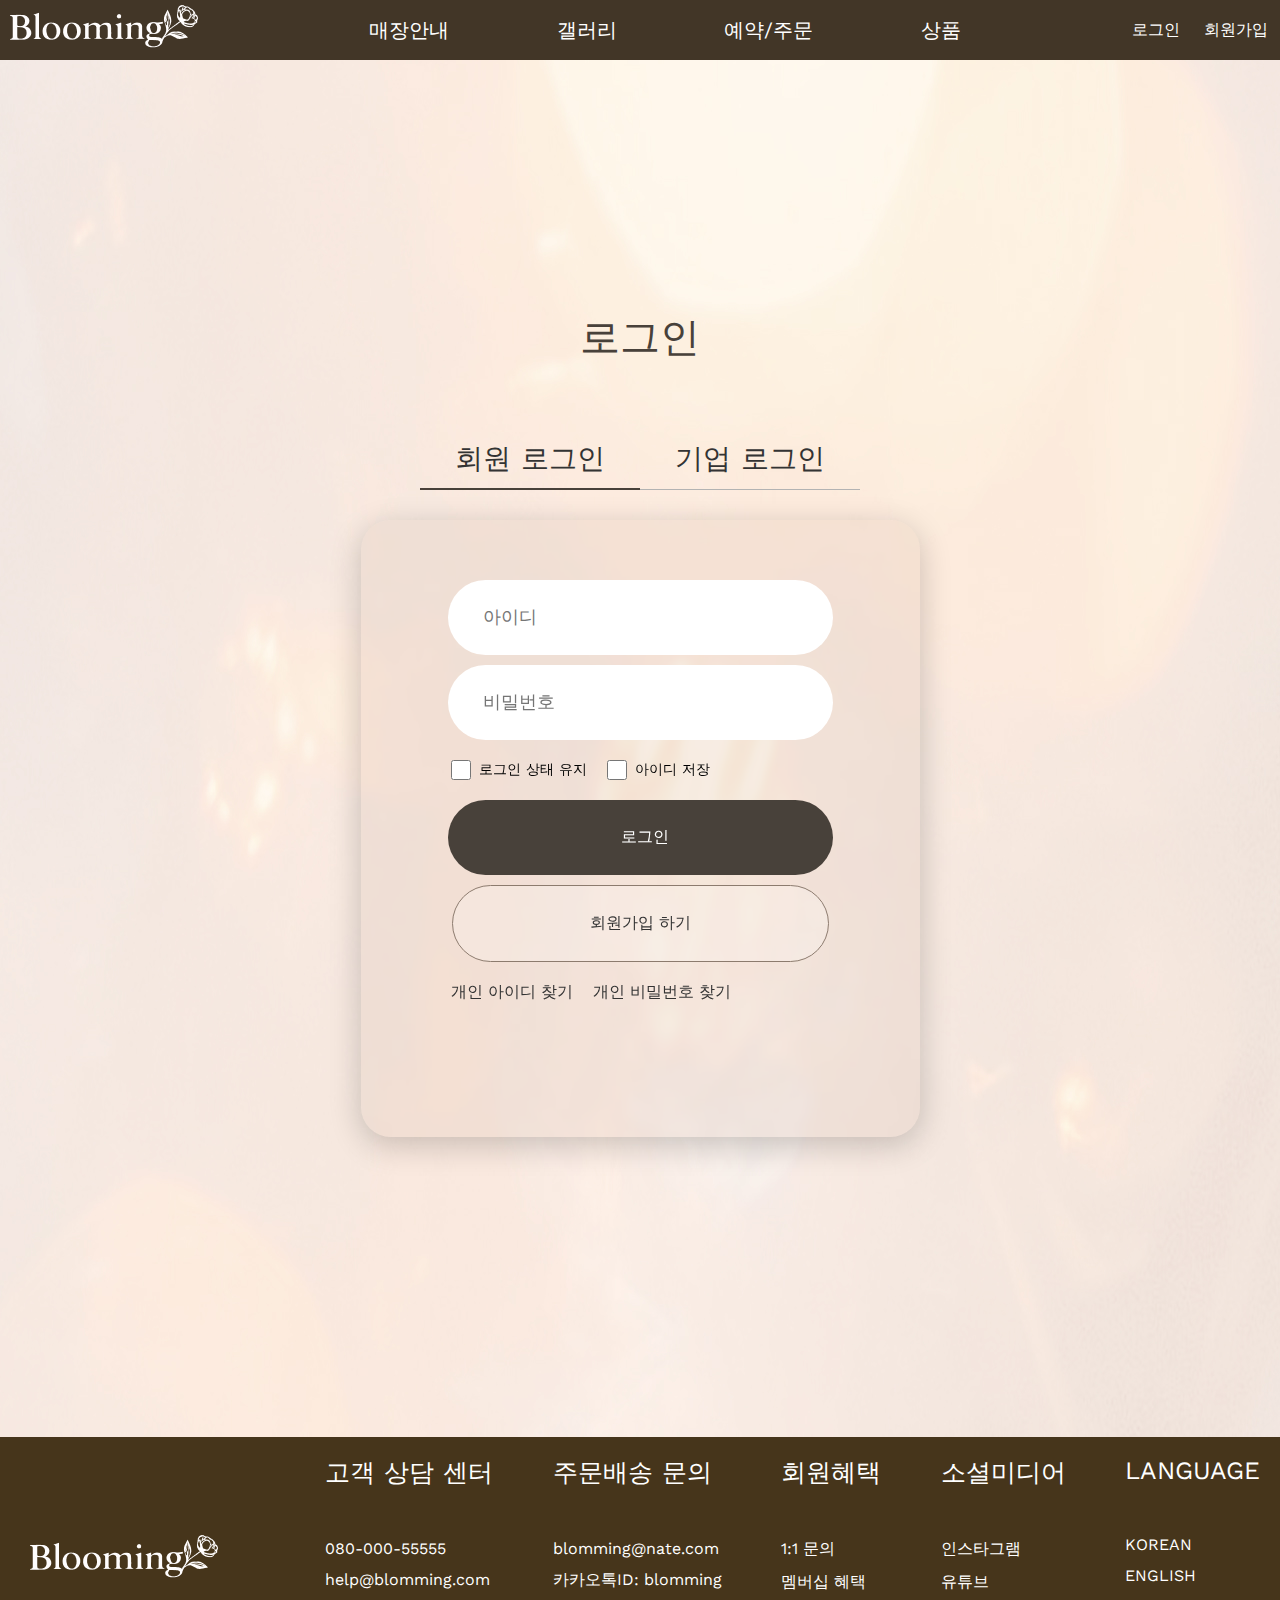
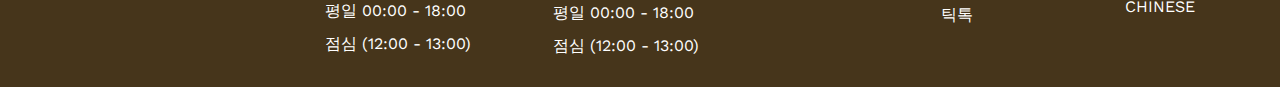
<file: 로그인.html>
<!DOCTYPE html>
<html lang="en">
<head>
    <meta charset="UTF-8">
    <meta name="viewport" content="width=device-width, initial-scale=1.0">
    <title>로그인</title>
    <link rel="stylesheet" href="css/style.css">
     <link rel="preconnect" href="https://fonts.googleapis.com">
<link rel="preconnect" href="https://fonts.gstatic.com" crossorigin>
<link href="https://fonts.googleapis.com/css2?family=Saira+Stencil+One&family=Stardos+Stencil:wght@400;700&family=Work+Sans:ital,wght@0,100..900;1,100..900&display=swap" rel="stylesheet">
</head>
<body class="sec_log">
      <div class="header">
        <div class="centerbox">
            <h1 class="logo"><a href="index.html"><img src="images/logo.png" alt=""></a></h1>
            <div class="nav">
                <div>
                    <ul class="gnb">
                        <li>
                            <a href="브랜드스토리.html">매장안내</a>
                            <ul class="lnb">
                                <li><a href="브랜드스토리.html">브랜드스토리</a></li>
                                <li><a href="게시판.html">게시판</a></li>
                                <li><a href="플라워클래스.html">플라워클래스</a></li>
                                <li><a href="">서브메뉴4</a></li>
                            </ul>
                        </li>
                        
                        <li><a href="갤러리.html">갤러리</a>
                         <ul class="lnb">
                                <li><a href="">서브메뉴1</a></li>
                                <li><a href="">서브메뉴2</a></li>
                                <li><a href="">서브메뉴3</a></li>
                                <li><a href="">서브메뉴4</a></li>
                            </ul></li>
                        <li><a href="예약주문.html">예약/주문</a></li>
                        <li><a href="상품.html">상품</a></li>
                        </ul>
                </div>
            </div>
            <div class="loginbox">
                <a href="#">로그인</a>
                <a href="회원가입.html">회원가입</a>
            </div>
        </div>

        <h2 class="login">로그인</h2>
        <div class="log_menu">
            <ul class="le">
                <li><a href="#">회원 로그인</a></li>
            </ul>
            <ul class="ri">
                <li><a href="#">기업 로그인</a></li>
            </ul>
        </div>
        <div class="login_box">
            <div class="box">
                <form action="#" method="POST"> <ul class="text">
                        <li>
                            <input type="text" placeholder="아이디" class="login_input">
                        </li>
                        <li class="password">
                            <input type="password" placeholder="비밀번호" class="login_input">
                        </li>
                    </ul>
                    <div class="checkbox">
                        <ul>
                            <li>
                                <label>
                                    <input type="checkbox" id="keep_login">
                                    <span>로그인 상태 유지</span>
                                </label>
                            </li>
                        </ul>
                        <ul>
                            <li>
                                <label>
                                    <input type="checkbox" id="save_id">
                                    <span>아이디 저장</span>
                                </label>
                            </li>
                        </ul>
                    </div>
                </form>
            </div>

            <div class="box2">
                <ul class="text">
                    <li class="go"><a href="#">로그인</a></li>
                    <li class="password"><a href="#">회원가입 하기</a></li>
                </ul>
                <div class="checkbox">
                    <ul>
                        <li><a href="#">개인 아이디 찾기</a></li>
                    </ul>
                    <ul>
                        <li><a href="#">개인 비밀번호 찾기</a></li>
                    </ul>
                </div>
            </div>
        </div>
    </div>
    <div class="footer">
        <div class="footerlogo"><img src="images/logo.png" alt=""></div>

        <div class="footerbox">
            <div class="footerbox_1">
                <ul>
                    <li class="footer_title">고객 상담 센터</li>
                    <li>080-000-55555</li>
                    <li>help@blomming.com</li>
                    <li>평일 00:00 - 18:00</li>
                    <li>점심 (12:00 - 13:00)</li>
                </ul>
            </div>

            <div class="footerbox_2">
                <ul>
                    <li class="footer_title">주문배송 문의</li>
                    <li>blomming@nate.com</li>
                    <li>카카오톡ID: blomming</li>
                    <li>평일 00:00 - 18:00</li>
                    <li>점심 (12:00 - 13:00)</li>
                </ul>
            </div>

            <div class="footerbox_3">
                <ul>
                    <li class="footer_title">회원혜택</li>
                    <li>1:1 문의</li>
                    <li>멤버십 혜택</li>
                </ul>
            </div>

            <div class="footerbox_4">
                <ul>
                    <li class="footer_title">소셜미디어</li>
                    <li>인스타그램</li>
                    <li>유튜브</li>
                    <li>틱톡</li>
                </ul>
            </div>

            <div class="footerbox_5">
                <ul>
                    <li class="footer_title">LANGUAGE</li>
                    <li>KOREAN</li>
                    <li>ENGLISH</li>
                    <li>CHINESE</li>
                </ul>
            </div>
        </div>

</body>
</html>
</file>
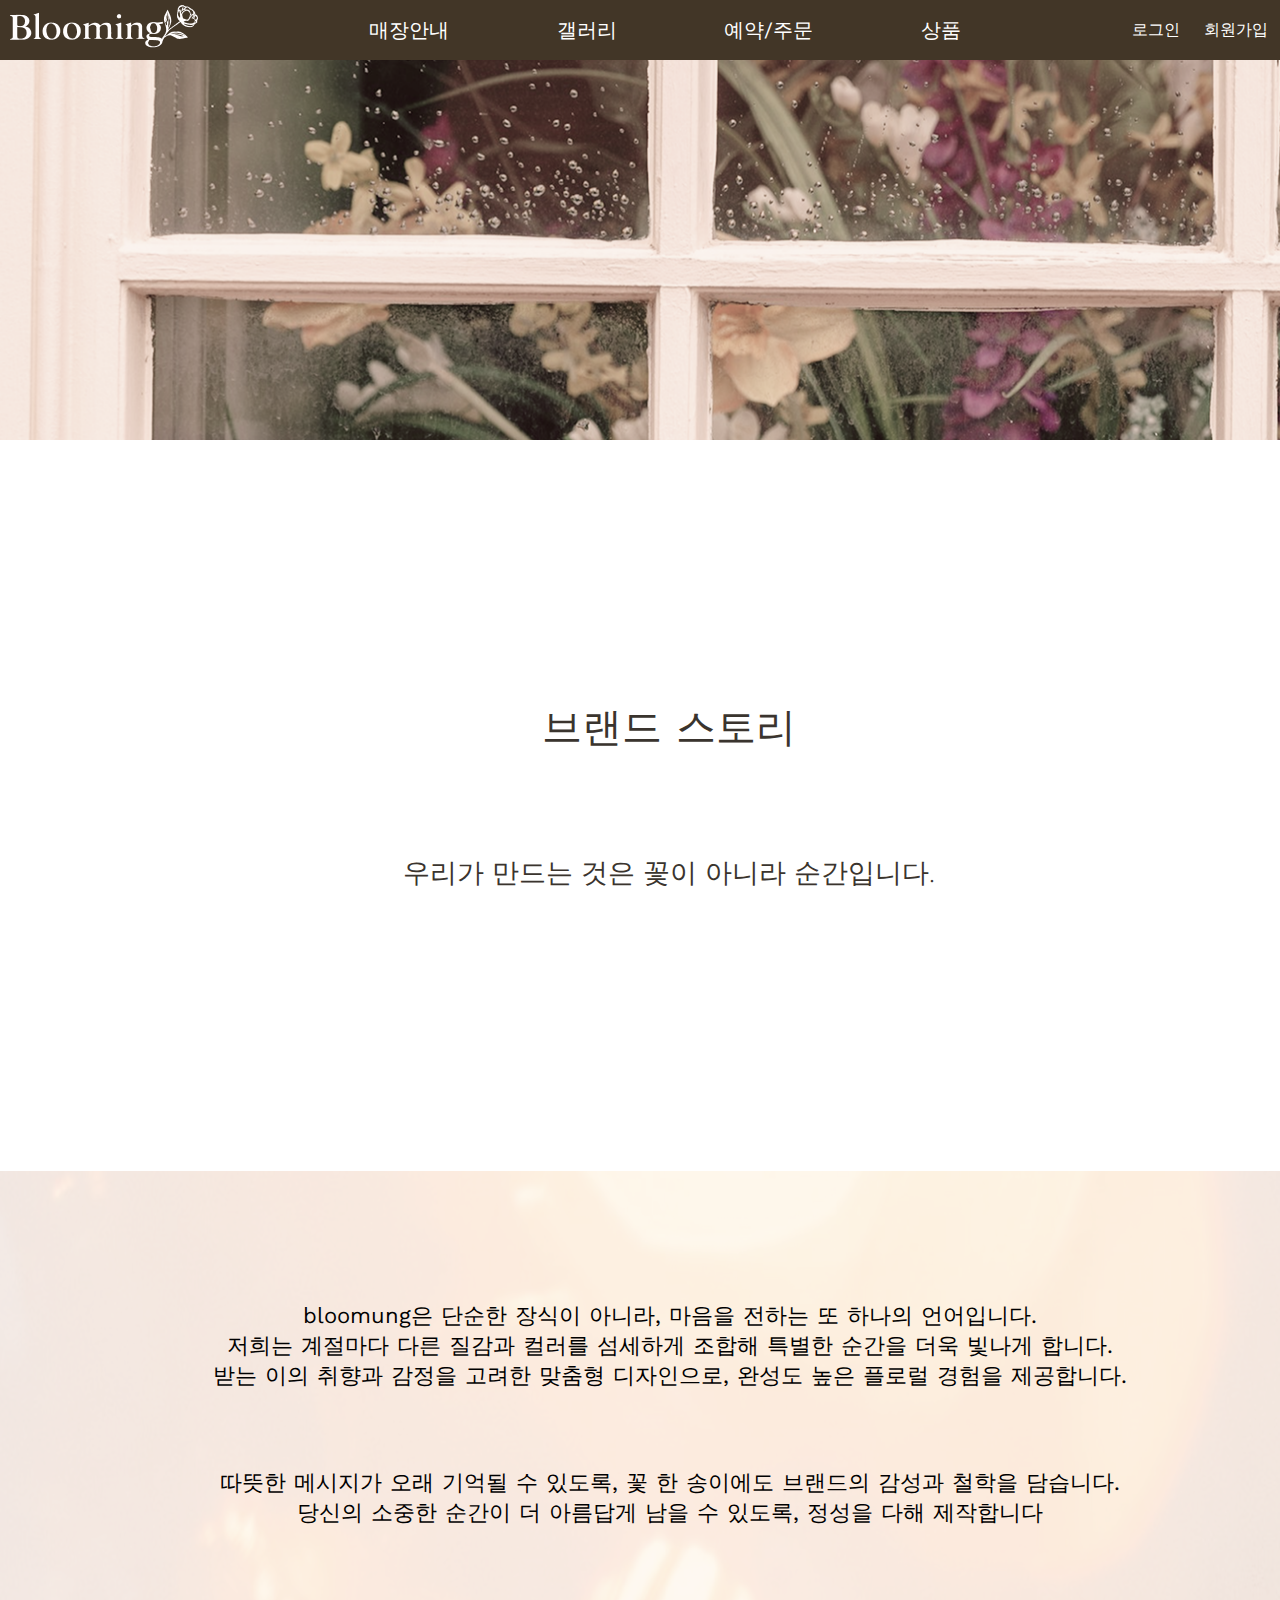
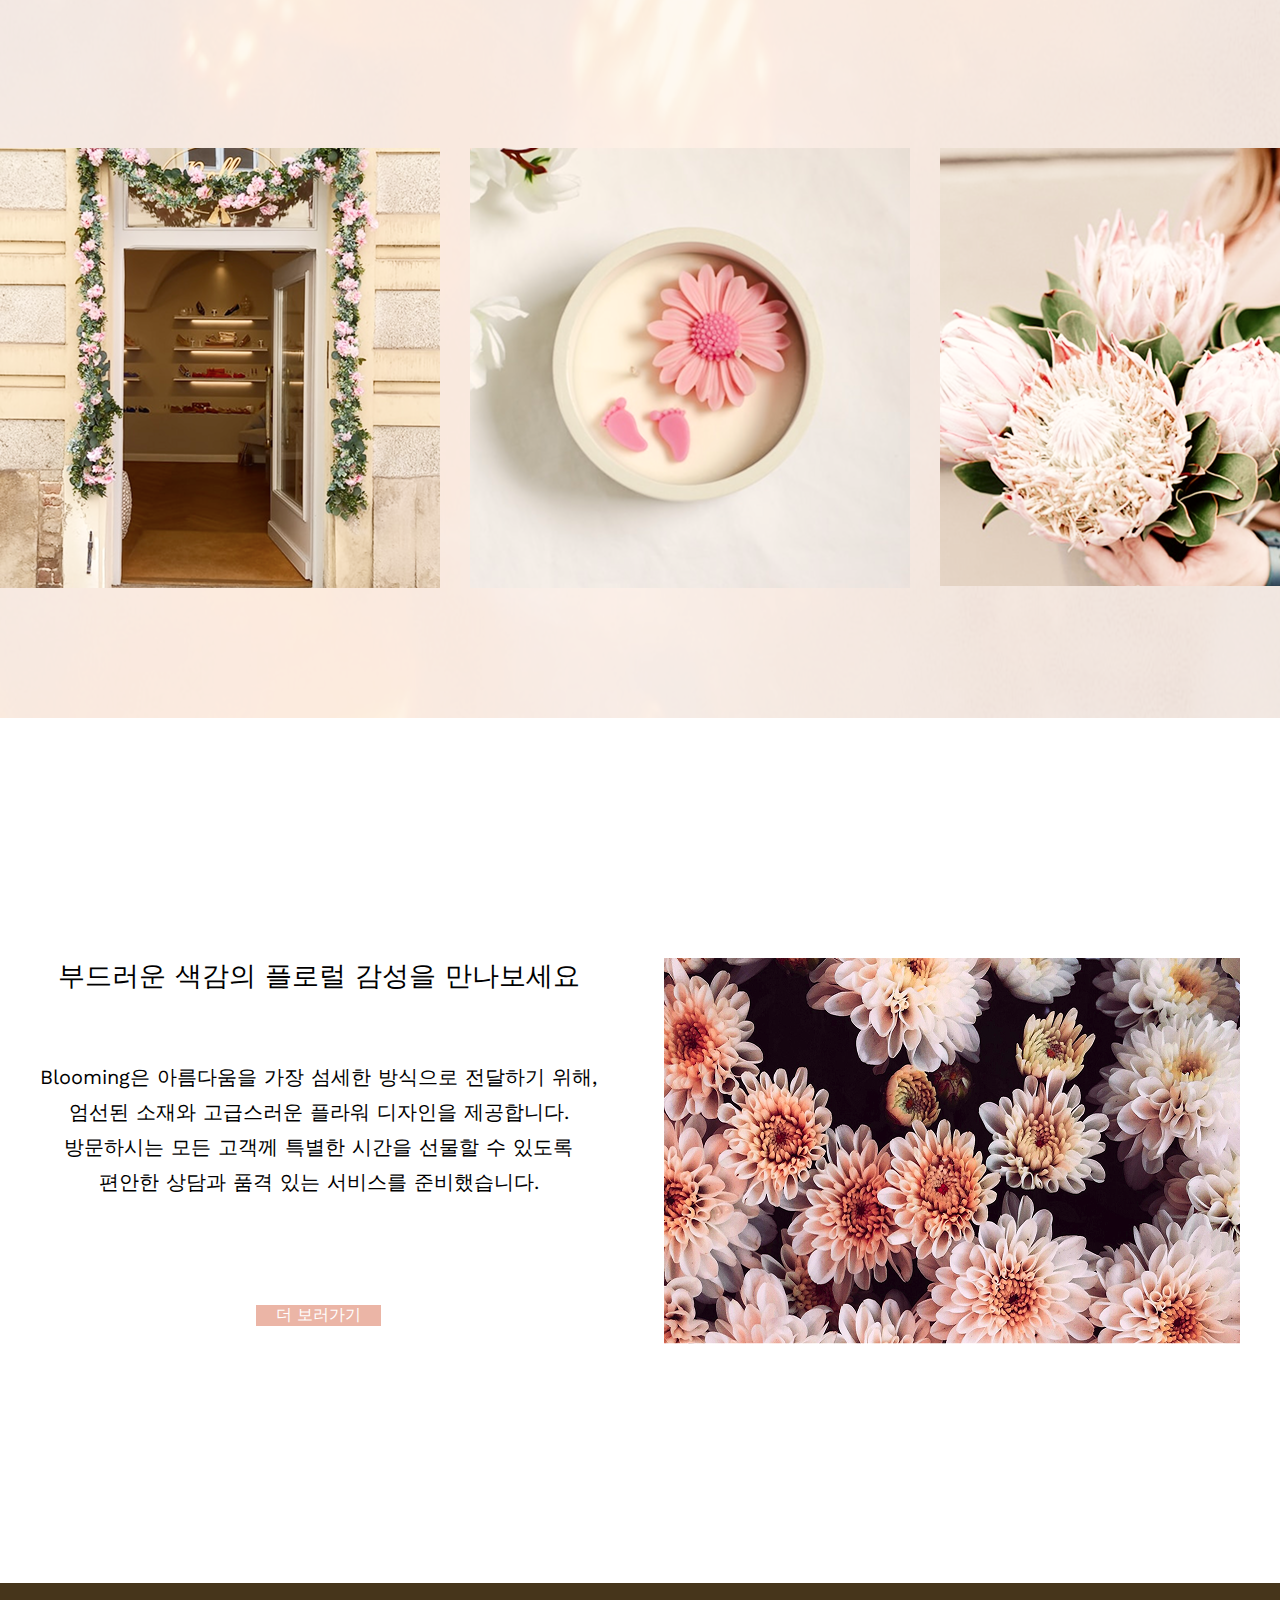
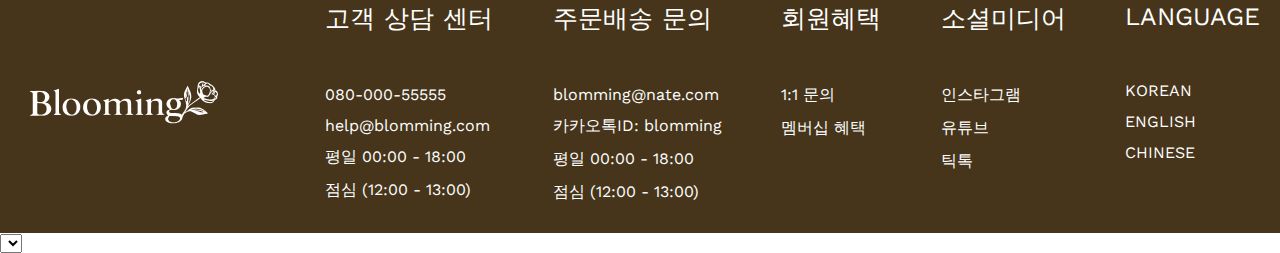
<file: 브랜드스토리.html>
<!DOCTYPE html>
<html lang="ko">
<head>
    <meta charset="UTF-8">
    <meta name="viewport" content="width=device-width, initial-scale=1.0">
    <title>브랜드스토리</title>
    <link rel="stylesheet" href="css/style.css">
        <link rel="preconnect" href="https://fonts.googleapis.com">
<link rel="preconnect" href="https://fonts.gstatic.com" crossorigin>
<link href="https://fonts.googleapis.com/css2?family=Saira+Stencil+One&family=Stardos+Stencil:wght@400;700&family=Work+Sans:ital,wght@0,100..900;1,100..900&display=swap" rel="stylesheet">

</head>
</head>
<body>
      <div class="header">
        <div class="centerbox">
            <h1 class="logo"><a href="index.html"><img src="images/logo.png" alt=""></a></h1>
            <div class="nav">
                <div>
                    <ul class="gnb">
                        <li>
                            <a href="#">매장안내</a>
                            <ul class="lnb">
                                <li><a href="브랜드스토리.html">브랜드스토리</a></li>
                                <li><a href="게시판.html">게시판</a></li>
                                <li><a href="플라워클래스.html">플라워클래스</a></li>
                                <li><a href="">서브메뉴4</a></li>
                            </ul>
                        </li>
                        
                        <li><a href="갤러리.html">갤러리</a>
                         <ul class="lnb">
                                <li><a href="">서브메뉴1</a></lis>
                                <li><a href="">서브메뉴2</a></li>
                                <li><a href="">서브메뉴3</a></li>
                                <li><a href="">서브메뉴4</a></li>
                            </ul></li>
                        <li><a href="예약주문.html">예약/주문</a></li>
                        <li><a href="상품.html">상품</a></li>
                        </ul>
                </div>
            </div>
            <div class="loginbox">
                <a href="로그인.html">로그인</a>
                <a href="회원가입.html">회원가입</a>
            </div>
        </div>
    </div>
    <div class="visual_sub"><img src="images/Group 61.png" alt=""></div>
    
    <div class="content">
        <div class="title_text">
                <p class="big">브랜드 스토리</p>
                <p>우리가 만드는 것은 꽃이 아니라 순간입니다.</p>
            </div>
    </div>
   
    <div class="section1_st">
        <div class="content">
            <div class="text">
                <p class="fi">bloomung은 단순한 장식이 아니라, 마음을 전하는 또 하나의 언어입니다. <br>
                    저희는 계절마다 다른 질감과 컬러를 섬세하게 조합해 특별한 순간을 더욱 빛나게 합니다. <br>
                    받는 이의 취향과 감정을 고려한 맞춤형 디자인으로, 완성도 높은 플로럴 경험을 제공합니다.</p>

                <p class="se"> 따뜻한 메시지가 오래 기억될 수 있도록, 꽃 한 송이에도 브랜드의 감성과 철학을 담습니다. <br>
                     당신의 소중한 순간이 더 아름답게 남을 수 있도록, 정성을 다해 제작합니다</p>
            </div>
            <ul class="photobox">
                <li><img src="images/Rectangle 77.png" alt=""></li>
                <li><img src="images/Rectangle 78.png" alt=""></li>
                <li><img src="images/Rectangle 79.png" alt=""></li>
            </ul>
        </div>
    </div>
    
    <div class="section2_sub">
        <div class="content">
            <div class="left">
                <ul class="text">
                    <li class="fi">부드러운 색감의 플로럴 감성을 만나보세요</li>
                    <li class="sc"> Blooming은 아름다움을 가장 섬세한 방식으로 전달하기 위해, <br>
                        엄선된 소재와 고급스러운 플라워 디자인을 제공합니다. <br>
                        방문하시는 모든 고객께 특별한 시간을 선물할 수 있도록 <br>
                        편안한 상담과 품격 있는 서비스를 준비했습니다.</li>
                </ul>
                <div class="btn_more"><a href="상품.html">더 보러가기</a></div>
            </div>
            <div class="right"><img src="images/98.png" alt=""></div>
        </div>

        <div class="footer">
             <div class="footerlogo"><img src="images/logo.png" alt=""></div>

            <div class="footerbox">
                <div class="footerbox_1">
                    <ul>
                        <li class="footer_title">고객 상담 센터</li>
                        <li>080-000-55555</li>
                        <li>help@blomming.com</li>
                        <li>평일 00:00 - 18:00</li>
                        <li>점심 (12:00 - 13:00)</li>
                    </ul>
                </div>

                <div class="footerbox_2">
                    <ul>
                        <li class="footer_title">주문배송 문의</li>
                        <li>blomming@nate.com</li>
                        <li>카카오톡ID: blomming</li>
                        <li>평일 00:00 - 18:00</li>
                        <li>점심 (12:00 - 13:00)</li>
                    </ul>
                </div>

                <div class="footerbox_3">
                    <ul>
                        <li class="footer_title">회원혜택</li>
                        <li>1:1 문의</li>
                        <li>멤버십 혜택</li>
                    </ul>
                </div>

                <div class="footerbox_4">
                    <ul>
                        <li class="footer_title">소셜미디어</li>
                        <li>인스타그램</li>
                        <li>유튜브</li>
                        <li>틱톡</li>
                    </ul>
                </div>

                <div class="footerbox_5">
                    <ul>
                        <li class="footer_title">LANGUAGE</li>
                        <li>KOREAN</li>
                        <li>ENGLISH</li>
                        <li>CHINESE</li>
                    </ul>
                </div>
            </div>
        </div>
    </div>
    

</body>
</html><select name="" id=""></select>
</file>
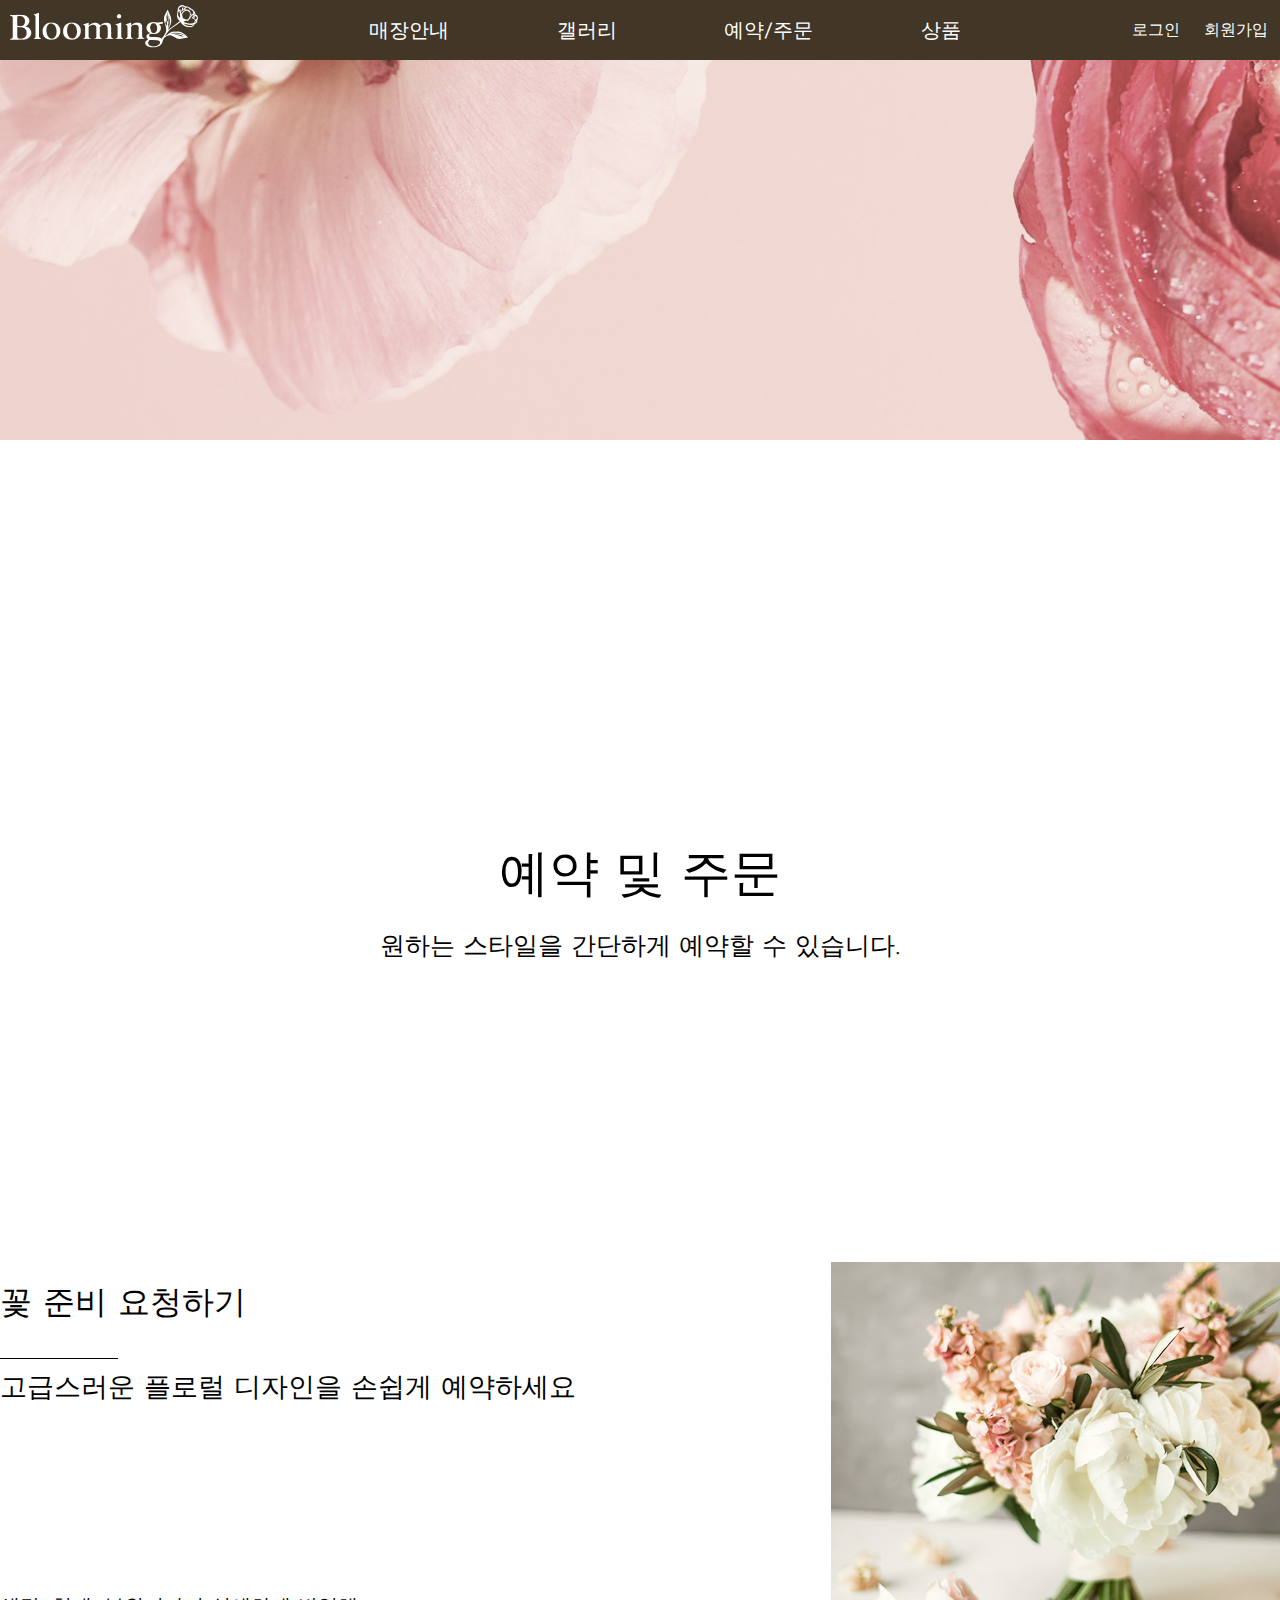
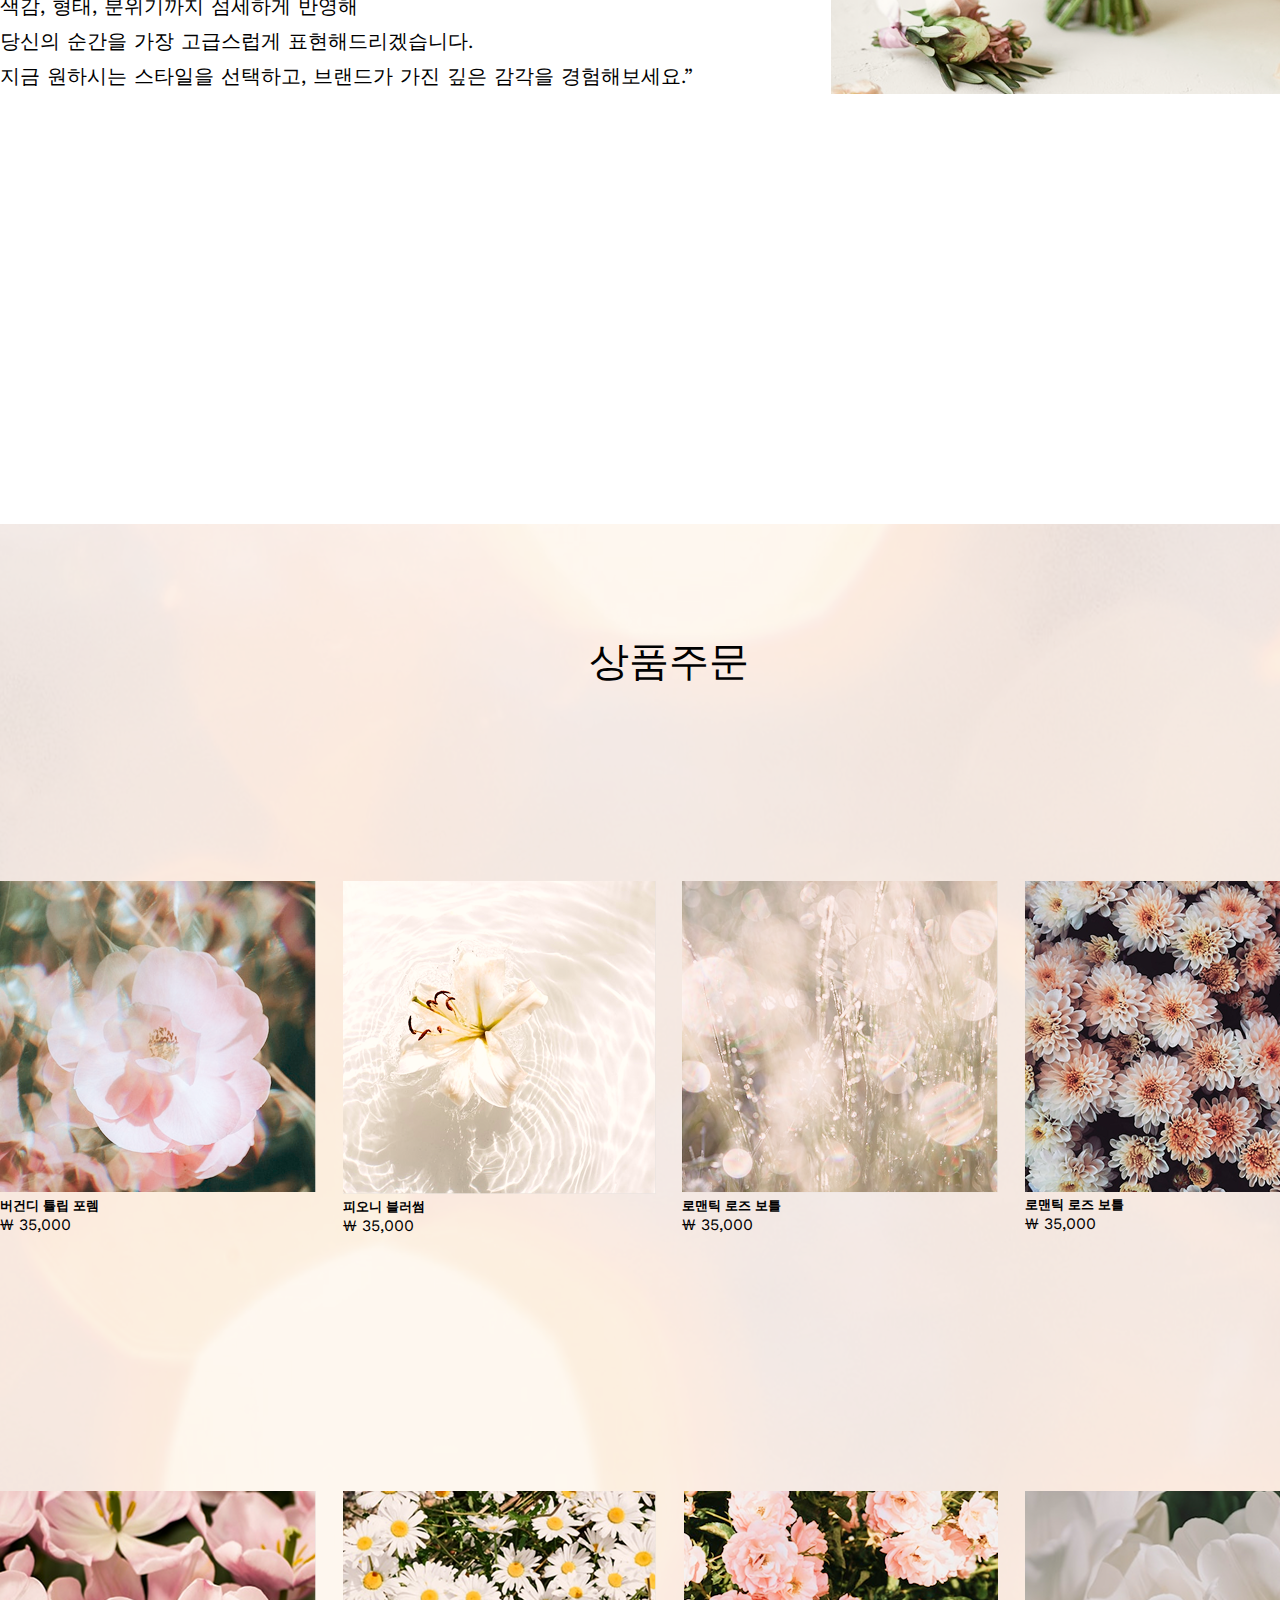
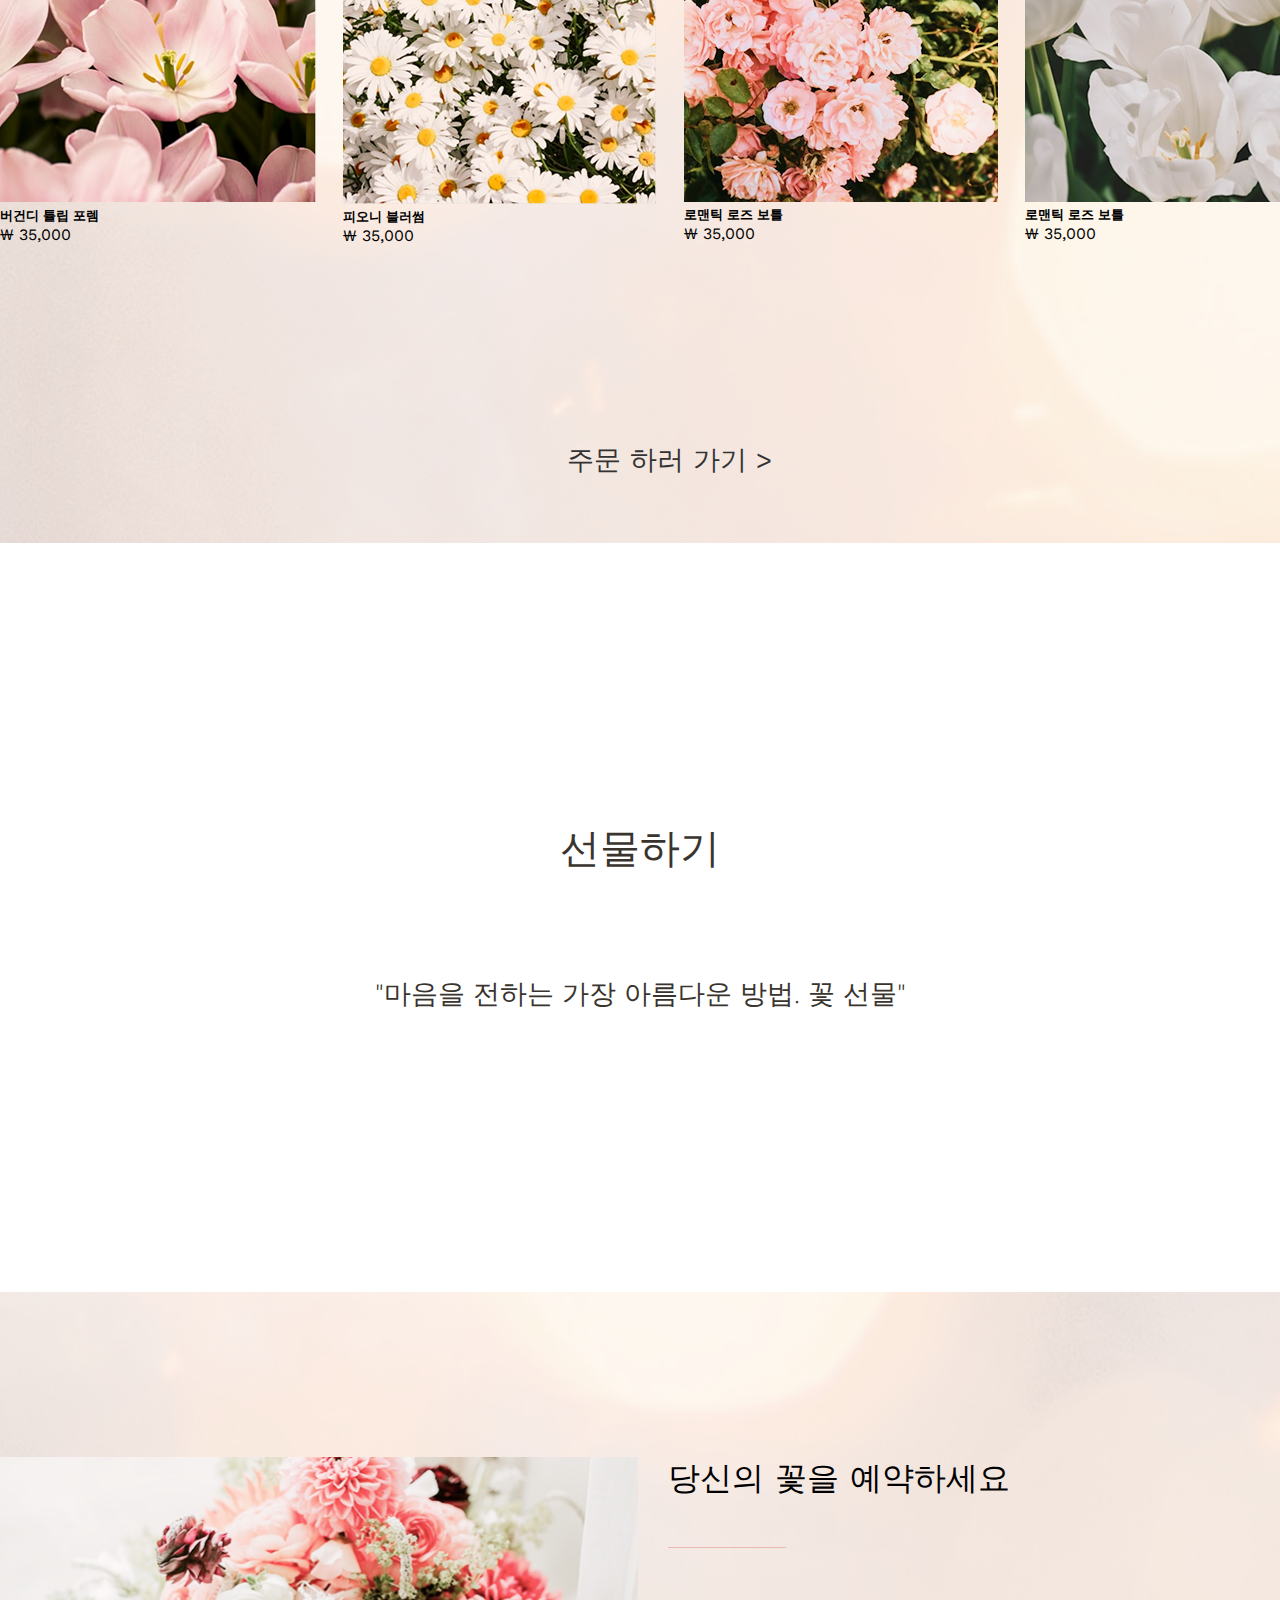
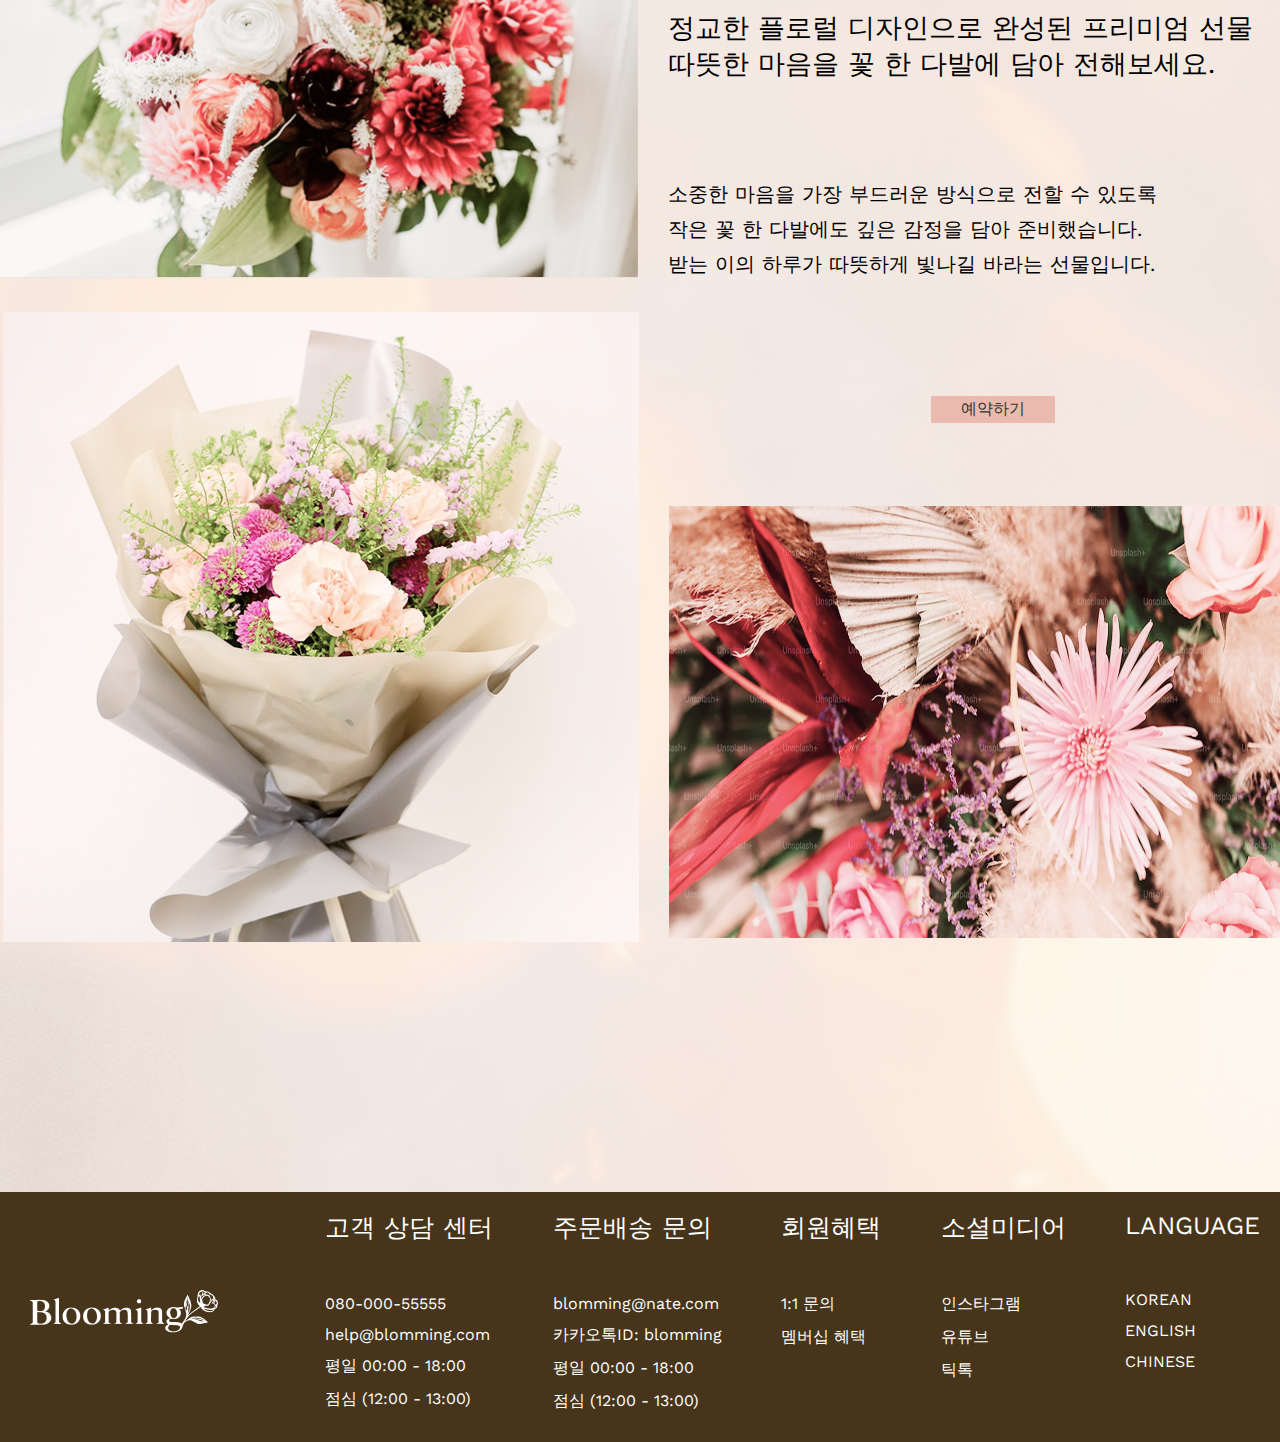
<file: 예약주문.html>
<!DOCTYPE html>
<html lang="ko">

<head>
    <meta charset="UTF-8">
    <meta name="viewport" content="width=device-width, initial-scale=1.0">
    <title>예약/주문</title>
    <link rel="stylesheet" href="css/style.css">
    <link rel="preconnect" href="https://fonts.googleapis.com">
    <link rel="preconnect" href="https://fonts.gstatic.com" crossorigin>
    <link
        href="https://fonts.googleapis.com/css2?family=Saira+Stencil+One&family=Stardos+Stencil:wght@400;700&family=Work+Sans:ital,wght@0,100..900;1,100..900&display=swap"
        rel="stylesheet">

</head>

<body>

    <div class="header">
        <div class="centerbox">
            <h1 class="logo"><a href="index.html"><img src="images/logo.png" alt=""></a></h1>
            <div class="nav">
                <div>
                    <ul class="gnb">
                        <li>
                            <a href="브랜드스토리.html">매장안내</a>
                            <ul class="lnb">
                                <li><a href="브랜드스토리.html">브랜드스토리</a></li>
                                <li><a href="게시판.html">게시판</a></li>
                                <li><a href="플라워클래스.html">플라워클래스</a></li>
                                <li><a href="">서브메뉴4</a></li>
                            </ul>
                        </li>

                        <li><a href="갤러리.html">갤러리</a>
                            <ul class="lnb">
                                <li><a href="">서브메뉴1</a></li>
                                <li><a href="">서브메뉴2</a></li>
                                <li><a href="">서브메뉴3</a></li>
                                <li><a href="">서브메뉴4</a></li>
                            </ul>
                        </li>
                        <li><a href="예약주문.html">예약/주문</a></li>
                        <li><a href="상품.html">상품</a></li>
                    </ul>
                </div>
            </div>
            <div class="loginbox">
                <a href="로그인.html">로그인</a>
                <a href="회원가입.html">회원가입</a>
            </div>
        </div>
    </div>
    <div class="visual_sub"><img src="images/Rectangle 74.png" alt=""></div>

    <div class="noticebox_re">
        <p class="big">예약 및 주문</p>
        <p>원하는 스타일을 간단하게 예약할 수 있습니다.</p>
    </div>
    <div class="section_box">

        <div class="section1">

            <div class="centerbox">
                <div class="ready">
                    <div class="text">
                        <p class="fir">꽃 준비 요청하기</p>
                        <span class="line"></span>
                        <p class="sec">고급스러운 플로럴 디자인을 손쉽게 예약하세요</p>
                        <p class="thi">색감, 형태, 분위기까지 섬세하게 반영해<br>
                            당신의 순간을 가장 고급스럽게 표현해드리겠습니다. <br>
                            지금 원하시는 스타일을 선택하고, 브랜드가 가진 깊은 감각을 경험해보세요.”
                        </p>
                    </div>
                    <div class="photo"><img src="images/Rectangle 94.png" alt=""></div>
                </div>
            </div>

        </div>

        <div class="section2">
            <div class="centerbox">
                <p class="product">상품주문</p>

                <div class="itemlist">

                    <div class="photobox_sub">

                        <div class="p1"><img src="images/Rectangle 27small.png" alt="">
                            <h5>버건디 튤립 포렘</h5>
                            <p>₩ 35,000</p>
                        </div>

                        <div class="p2"><img src="images/Rectangle 28small.png" alt="">
                            <h5>피오니 블러썸</h5>
                            <p>₩ 35,000</p>
                        </div>

                        <div class="p3"><img src="images/Group 59.png" alt="">
                            <h5>로맨틱 로즈 보틀</h5>
                            <p>₩ 35,000</p>
                        </div>

                        <div class="p3"><img src="images/Rectangle 93.png" alt="">
                            <h5>로맨틱 로즈 보틀</h5>
                            <p>₩ 35,000</p>
                        </div>

                    </div>

                </div>

                <div class="itemlist_2">

                    <div class="photobox_sub">

                        <div class="p1"><img src="images/Rectangle 27-1.png" alt="">
                            <h5>버건디 튤립 포렘</h5>
                            <p>₩ 35,000</p>
                        </div>

                        <div class="p2"><img src="images/Rectangle 28-1.png" alt="">
                            <h5>피오니 블러썸</h5>
                            <p>₩ 35,000</p>
                        </div>

                        <div class="p3"><img src="images/Rectangle 96.png" alt="">
                            <h5>로맨틱 로즈 보틀</h5>
                            <p>₩ 35,000</p>
                        </div>

                        <div class="p3"><img src="images/Rectangle 97.png" alt="">
                            <h5>로맨틱 로즈 보틀</h5>
                            <p>₩ 35,000</p>
                        </div>
                    </div>

                    <p class="go"><a href="#">주문 하러 가기 ></a></p>
                </div>

            </div>



            <div class="title_text">
                <p class="big">선물하기</p>
                <p>"마음을 전하는 가장 아름다운 방법. 꽃 선물"</p>
            </div>

            <div class="section3">
                <div class="centerbox">

                    <div class="reser">
                        <div class="reser1">
                            <a href="#"><img src="images/Rectangle 73.png" alt=""></a>
                            <div class="text">
                                <p class="fir">당신의 꽃을 예약하세요</p>
                                <span class="line"></span>
                                <p class="sec">정교한 플로럴 디자인으로 완성된 프리미엄 선물<br>
                                    따뜻한 마음을 꽃 한 다발에 담아 전해보세요.</p>

                                <p class="thi">소중한 마음을 가장 부드러운 방식으로 전할 수 있도록<br>
                                    작은 꽃 한 다발에도 깊은 감정을 담아 준비했습니다. <br>
                                    받는 이의 하루가 따뜻하게 빛나길 바라는 선물입니다.

                                </p>
                            </div>
                        </div>
                        <div class="reser2">
                            <div class="photo"><img src="images/Rectangle 95.png" alt=""></div>
                            <div class="photo2">
                                <div class="icon"><a href="#">예약하기</a></div>
                                <p><img src="images/Rectangle 72.png" alt="">
                            </div>
                        </div>
                    </div>
                </div>
            </div>



        </div>


        <div class="footer">
            <div class="footerlogo"><img src="images/logo.png" alt=""></div>

            <div class="footerbox">
                <div class="footerbox_1">
                    <ul>
                        <li class="footer_title">고객 상담 센터</li>
                        <li>080-000-55555</li>
                        <li>help@blomming.com</li>
                        <li>평일 00:00 - 18:00</li>
                        <li>점심 (12:00 - 13:00)</li>
                    </ul>
                </div>

                <div class="footerbox_2">
                    <ul>
                        <li class="footer_title">주문배송 문의</li>
                        <li>blomming@nate.com</li>
                        <li>카카오톡ID: blomming</li>
                        <li>평일 00:00 - 18:00</li>
                        <li>점심 (12:00 - 13:00)</li>
                    </ul>
                </div>

                <div class="footerbox_3">
                    <ul>
                        <li class="footer_title">회원혜택</li>
                        <li>1:1 문의</li>
                        <li>멤버십 혜택</li>
                    </ul>
                </div>

                <div class="footerbox_4">
                    <ul>
                        <li class="footer_title">소셜미디어</li>
                        <li>인스타그램</li>
                        <li>유튜브</li>
                        <li>틱톡</li>
                    </ul>
                </div>

                <div class="footerbox_5">
                    <ul>
                        <li class="footer_title">LANGUAGE</li>
                        <li>KOREAN</li>
                        <li>ENGLISH</li>
                        <li>CHINESE</li>
                    </ul>
                </div>
            </div>

        </div>
</body>

</html>
</file>
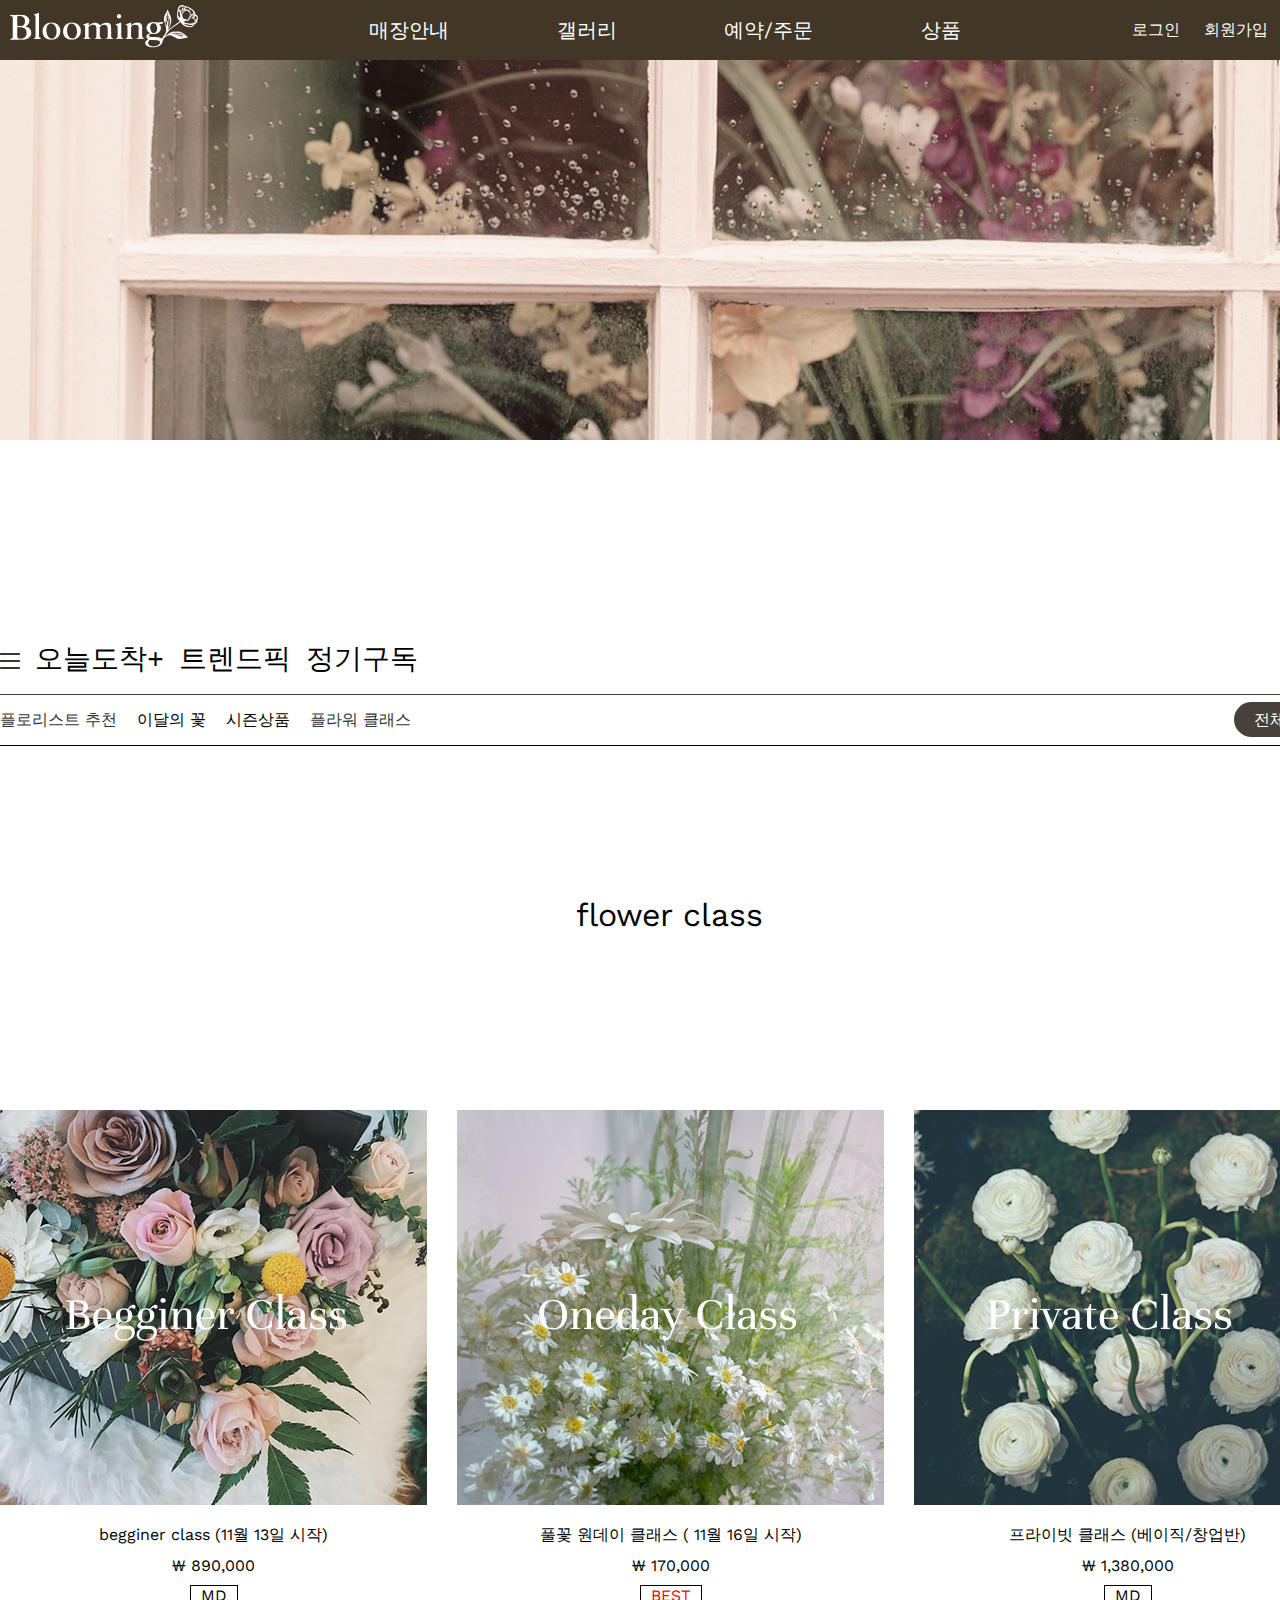
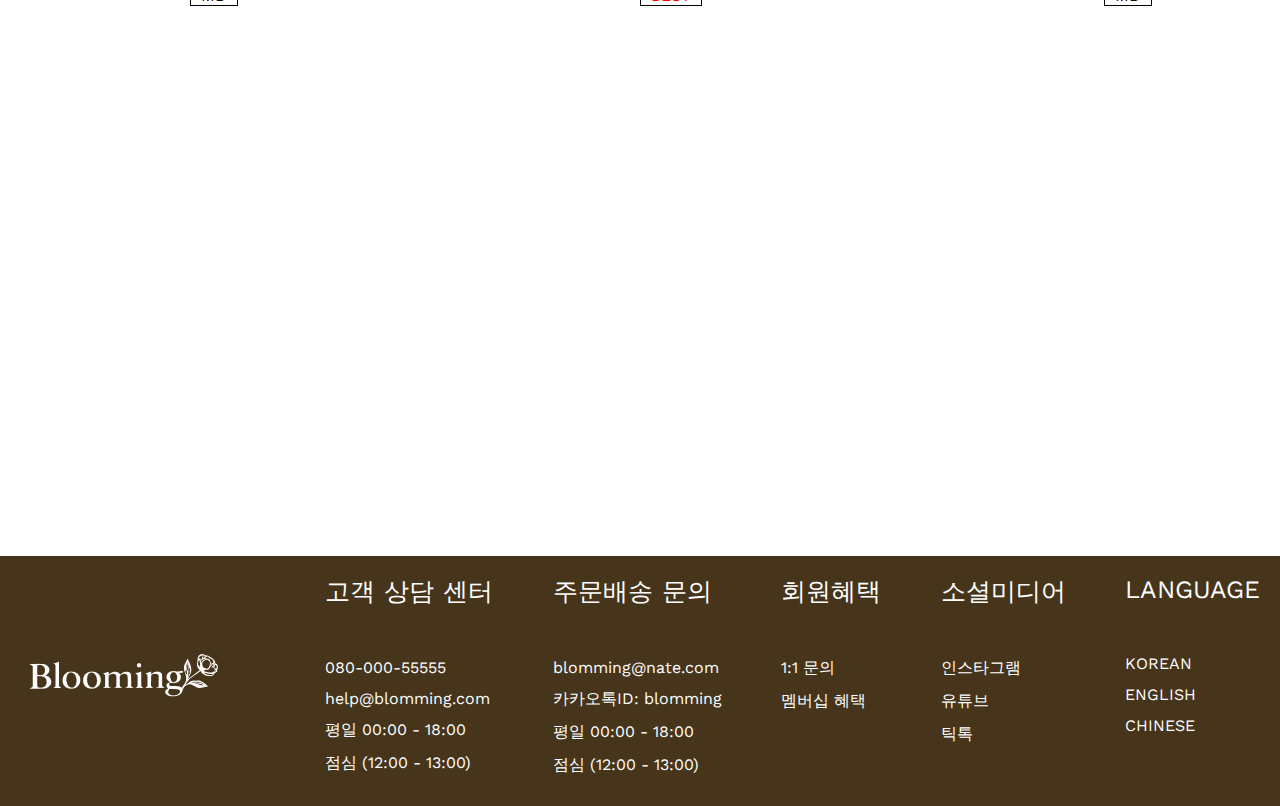
<file: 플라워클래스.html>
<!DOCTYPE html>
<html lang="en">
<head>
    <meta charset="UTF-8">
    <meta name="viewport" content="width=device-width, initial-scale=1.0">
    <title>플라워클래스</title>
    <link rel="stylesheet" href="css/style.css">
     <link rel="preconnect" href="https://fonts.googleapis.com">
<link rel="preconnect" href="https://fonts.gstatic.com" crossorigin>
<link href="https://fonts.googleapis.com/css2?family=Saira+Stencil+One&family=Stardos+Stencil:wght@400;
700&family=Work+Sans:ital,wght@0,100..900;1,100..900&display=swap" rel="stylesheet">
</head>
<body>
         <div class="header">
        <div class="centerbox">
            <h1 class="logo"><a href="index.html"><img src="images/logo.png" alt=""></a></h1>
            <div class="nav">
                <div>
                    <ul class="gnb">
                        <li>
                            <a href="브랜드스토리.html">매장안내</a>
                            <ul class="lnb">
                                <li><a href="브랜드스토리.html">브랜드스토리</a></li>
                                <li><a href="게시판.html">게시판</a></li>
                                <li><a href="플라워클래스.html">플라워클래스</a></li>
                                <li><a href="">서브메뉴4</a></li>
                            </ul>
                        </li>
                        
                        <li><a href="갤러리.html">갤러리</a>
                         <ul class="lnb">
                                <li><a href="">서브메뉴1</a></li>
                                <li><a href="">서브메뉴2</a></li>
                                <li><a href="">서브메뉴3</a></li>
                                <li><a href="">서브메뉴4</a></li>
                            </ul></li>
                        <li><a href="#">예약/주문</a></li>
                        <li><a href="#">상품</a></li>
                        </ul>
                </div>
            </div>
            <div class="loginbox">
                <a href="로그인.html">로그인</a>
                <a href="회원가입.html">회원가입</a>
            </div>
        </div>
    </div>
    <div class="visual_sub"><img src="images/Group 61.png" alt=""></div>

     <div class="content">
        <ul class="menu">
            <li><a href="#"><img src="images/Group 62.png" alt=""></a></li>
            <li>오늘도착+</li> 
            <li>트렌드픽</li>
            <li>정기구독</li> 
        </ul>
    </div> 
    <div class="line"></div>
    
    <div class="content2">
        <ul class="menu2">
           <div class="left">
                <li><a href="상품.html">플로리스트 추천</a></li>
                <li>이달의 꽃</li>
                <li>시즌상품</li>
                <li><a href="플라워클래스.html">플라워 클래스</a></li>
           </div>
        
            <div class="right"><a href="#">전체보기</a></div>
        </ul>
        <div class="line2"></div>

        <p class="fc">flower class</p>

        <div class="photobox">
            <ul>
                <li class="img"><img src="images/Group 78.png" alt=""></li>
                <div class="text">
                    <div class="title">begginer class (11월 13일 시작)</div>
                    <div class="price">₩ 890,000</div>
                    <div class="icon">MD</div>
                </div>
            </ul>
             <ul>
                <li class="img"><img src="images/Group 79.png" alt=""></li>
                <div class="text">
                    <div class="title">풀꽃 원데이 클래스 ( 11월 16일 시작)</div>
                    <div class="price">₩ 170,000</div>
                    <div class="iconred">BEST</div>
                </div>
            </ul>
             <ul>
                <li class="img"><img src="images/Group 80.png" alt=""></li>
                <div class="text">
                    <div class="title">프라이빗 클래스 (베이직/창업반)</div>
                    <div class="price">₩ 1,380,000</div>
                    <div class="icon">MD</div>
                </div>
            </ul>
        </div>
    </div>
      <div class="footer">
        <div class="footerlogo"><img src="images/logo.png" alt=""></div>

        <div class="footerbox">
            <div class="footerbox_1">
                <ul>
                    <li class="footer_title">고객 상담 센터</li>
                    <li>080-000-55555</li>
                    <li>help@blomming.com</li>
                    <li>평일 00:00 - 18:00</li>
                    <li>점심 (12:00 - 13:00)</li>
                </ul>
            </div>

            <div class="footerbox_2">
                <ul>
                    <li class="footer_title">주문배송 문의</li>
                    <li>blomming@nate.com</li>
                    <li>카카오톡ID: blomming</li>
                    <li>평일 00:00 - 18:00</li>
                    <li>점심 (12:00 - 13:00)</li>
                </ul>
            </div>

            <div class="footerbox_3">
                <ul>
                    <li class="footer_title">회원혜택</li>
                    <li>1:1 문의</li>
                    <li>멤버십 혜택</li>
                </ul>
            </div>

            <div class="footerbox_4">
                <ul>
                    <li class="footer_title">소셜미디어</li>
                    <li>인스타그램</li>
                    <li>유튜브</li>
                    <li>틱톡</li>
                </ul>
            </div>

            <div class="footerbox_5">
                <ul>
                    <li class="footer_title">LANGUAGE</li>
                    <li>KOREAN</li>
                    <li>ENGLISH</li>
                    <li>CHINESE</li>
                </ul>
            </div>
        </div>

    
    </div>

</body>
</html>
</file>
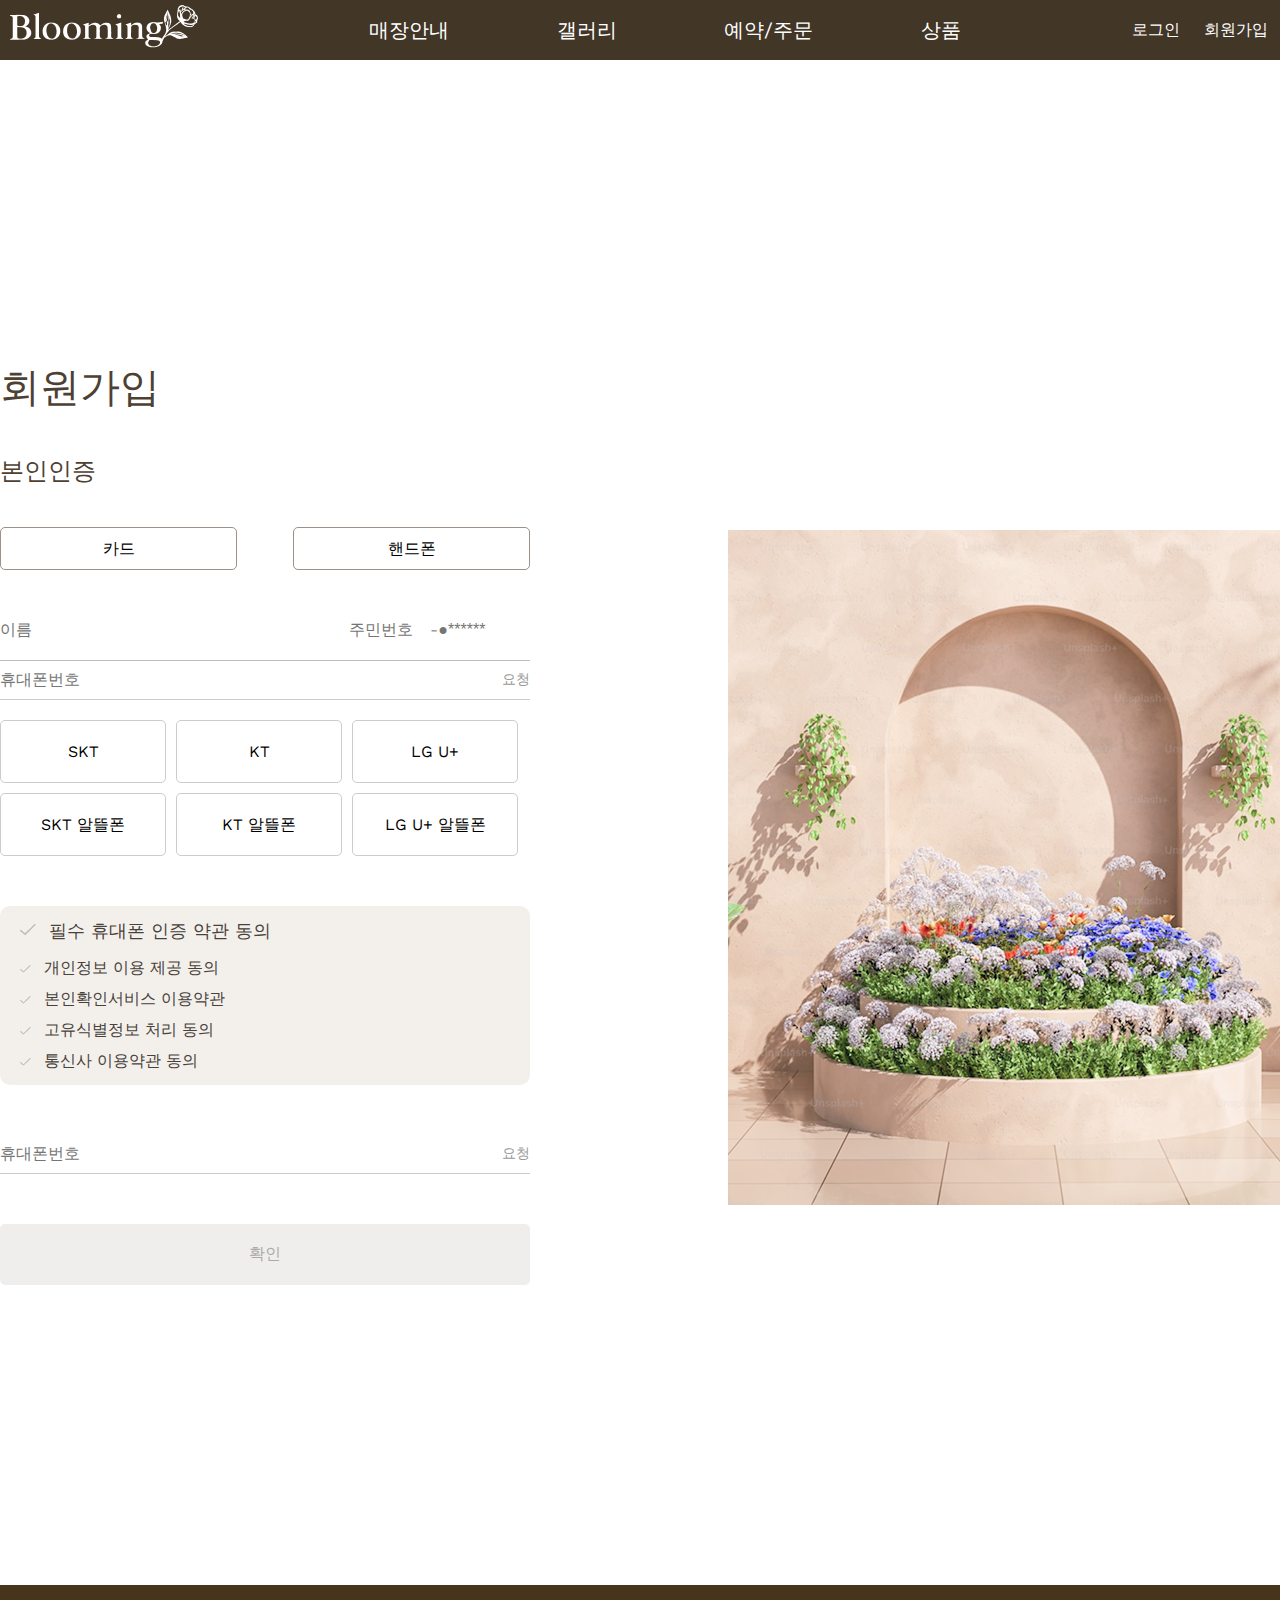
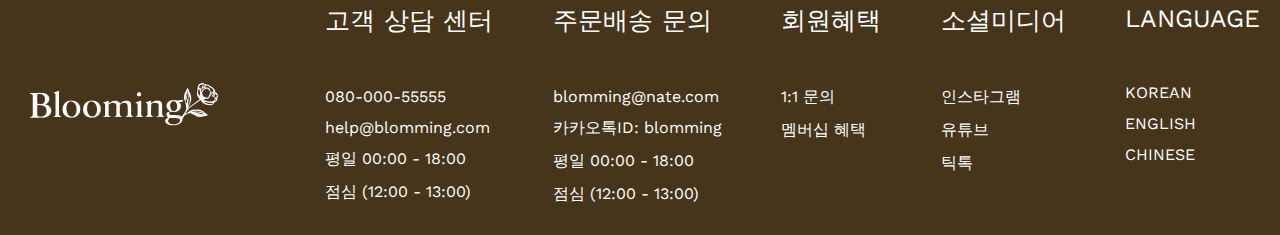
<file: 회원가입.html>
<!DOCTYPE html>
<html lang="en">
<head>
    <meta charset="UTF-8">
    <meta name="viewport" content="width=device-width, initial-scale=1.0">
    <title>회원가입</title>
     <link rel="stylesheet" href="css/style.css">
     <link rel="preconnect" href="https://fonts.googleapis.com">
<link rel="preconnect" href="https://fonts.gstatic.com" crossorigin>
<link href="https://fonts.googleapis.com/css2?family=Saira+Stencil+One&family=Stardos+Stencil:wght@400;700&family=Work+Sans:ital,wght@0,100..900;1,100..900&display=swap" rel="stylesheet">
</head>
</head>
<body>
    <div class="header">
        <div class="centerbox">
            <h1 class="logo"><a href="index.html"><img src="images/logo.png" alt=""></a></h1>
            <div class="nav">
                <div>
                    <ul class="gnb">
                        <li>
                            <a href="브랜드스토리.html">매장안내</a>
                            <ul class="lnb">
                                <li><a href="브랜드스토리.html">브랜드스토리</a></li>
                                <li><a href="게시판.html">게시판</a></li>
                                <li><a href="플라워클래스.html">플라워클래스</a></li>
                                <li><a href="">서브메뉴4</a></li>
                            </ul>
                        </li>
                        
                        <li><a href="갤러리.html">갤러리</a>
                         <ul class="lnb">
                                <li><a href="">서브메뉴1</a></li>
                                <li><a href="">서브메뉴2</a></li>
                                <li><a href="">서브메뉴3</a></li>
                                <li><a href="">서브메뉴4</a></li>
                            </ul></li>
                        <li><a href="예약주문.html">예약/주문</a></li>
                        <li><a href="상품.html">상품</a></li>
                        </ul>
                </div>
            </div>
            <div class="loginbox">
                <a href="로그인.html">로그인</a>
                <a href="회원가입.html">회원가입</a>
            </div>
        </div>

        <div class="contentbox">
            <img class="signupimg" src="images/Rectangle_91.png" alt="">
            <p class="big">회원가입</p>
            <p class="small">본인인증</p>
            <div class="signup_box">

                <ul class="tab">
                    <li>카드</li>
                    <li>핸드폰</li>
                </ul>

                <div class="text_box">
    <ul class="name">
        <li class="name1">
            <input type="text" placeholder="이름" class="under_input">
        </li>
        <li class="number">
            <input type="text" placeholder="주민번호" class="under_input inline_input">
            <span>-</span>
            <input type="password" placeholder="●******" class="under_input inline_input">
        </li>
    </ul>
</div>

<div class="phonenum">
    <div class="input_group">
        <input type="text" placeholder="휴대폰번호" class="under_input">
        <button type="button" class="ask_btn">요청</button>
    </div>
</div>
                <div class="tabbox2">
                    <ul>
                        <li>SKT</li>
                    </ul>
                    <ul>
                        <li>KT</li>
                    </ul>
                    <ul>
                        <li>LG U+</li>
                    </ul>
                    <ul>
                        <li>SKT 알뜰폰</li>
                    </ul>
                    <ul>
                        <li>KT 알뜰폰</li>
                    </ul>
                    <ul>
                        <li>LG U+ 알뜰폰</li>
                    </ul>
                </div>

                <div class="agree">
                    <ul class="big">
                        <li class="v"><img src="images/Vector_27.png" alt=""></li>
                        <li>필수 휴대폰 인증 약관 동의</li>
                    </ul>
                    <ul>
                        <li class="v"><img src="images/Vector_28.png" alt=""></li>
                        <li>개인정보 이용 제공 동의</li>
                    </ul>
                    <ul>
                        <li class="v"><img src="images/Vector_28.png" alt=""></li>
                        <li>본인확인서비스 이용약관</li>
                    </ul>
                    <ul>
                        <li class="v"><img src="images/Vector_28.png" alt=""></li>
                        <li>고유식별정보 처리 동의</li>
                    </ul>
                    <ul>
                        <li class="v"><img src="images/Vector_28.png" alt=""></li>
                        <li>통신사 이용약관 동의</li>
                    </ul>
                   
                </div>

                <div class="phonenum">
                    <div class="input_group">
                        <input type="text" placeholder="휴대폰번호" class="under_input">
                        <button type="button" class="ask_btn">요청</button>
                    </div>
                </div>

                <div class="tab3"><a href="#">확인</a></div>
            </div>
        </div>

        <div class="footer">
        <div class="footerlogo"><img src="images/logo.png" alt=""></div>

        <div class="footerbox">
            <div class="footerbox_1">
                <ul>
                    <li class="footer_title">고객 상담 센터</li>
                    <li>080-000-55555</li>
                    <li>help@blomming.com</li>
                    <li>평일 00:00 - 18:00</li>
                    <li>점심 (12:00 - 13:00)</li>
                </ul>
            </div>

            <div class="footerbox_2">
                <ul>
                    <li class="footer_title">주문배송 문의</li>
                    <li>blomming@nate.com</li>
                    <li>카카오톡ID: blomming</li>
                    <li>평일 00:00 - 18:00</li>
                    <li>점심 (12:00 - 13:00)</li>
                </ul>
            </div>

            <div class="footerbox_3">
                <ul>
                    <li class="footer_title">회원혜택</li>
                    <li>1:1 문의</li>
                    <li>멤버십 혜택</li>
                </ul>
            </div>

            <div class="footerbox_4">
                <ul>
                    <li class="footer_title">소셜미디어</li>
                    <li>인스타그램</li>
                    <li>유튜브</li>
                    <li>틱톡</li>
                </ul>
            </div>

            <div class="footerbox_5">
                <ul>
                    <li class="footer_title">LANGUAGE</li>
                    <li>KOREAN</li>
                    <li>ENGLISH</li>
                    <li>CHINESE</li>
                </ul>
            </div>
        </div>
</body>
</html>
</file>
<file: css/style.css>
@charset "UTF-8";
@import url("reset.css");
@import url("font.css");

body { font-family: "Work Sans", sans-serif;
    
}


.main {
  background: url(../images/mainbg.jpg) no-repeat center top;
  background-size: cover; /* 배경이 잘리지 않고 꽉 차게 함 */
  background-color: #fff; /* 배경 이미지가 끝나는 지점 아래를 푸터색과 맞춤 (또는 흰색 방지용) */
  margin: 0;
  padding: 0;
  min-height: 100vh;
}
.header {width: 100%;}
.header .centerbox {width: 100%;  margin: 0 auto; background: #423627;
     display: flex; justify-content: space-between; height: 60px; align-items: center;max-width: 1920px;}
.header .logo {width: 200px; margin-left: 10px;}
.header .nav {width: 700px; }
.header .nav .gnb {display: flex; justify-content: space-around; }
.header .nav .gnb > li {display: flex;color: #000; position: relative ;  font-size: 20px;}
.header .nav .gnb > li > a { padding: 10px 50px; display: block; color: #fff;}


.header .nav .gnb li .lnb {position: absolute; width:100%;height: 0px; background: #E1BFBD;
left: 0; top: 100%; overflow: hidden;}
.header .nav .gnb > li:hover .lnb {height: 200px; transition: 0.3s;}

.header .nav .gnb li .lnb li {font-size: 15px;}
.header .nav .gnb li .lnb li a {color: #fff; display: block; text-align: center; line-height: 50px;}
.header .nav .gnb li:hover {background: #000;}
.header .nav .gnb li:hover a {color: #E1BFBD;}

.header .loginbox {width: 160px; display: flex; align-items: center; justify-content: space-around; align-items: center;}
.header .loginbox a {color: #fff;}

.visual img {width: 100%; height: 100%; object-fit: cover;  margin: 0 auto;} 

.title_text {color: #3A342E;}
.title_text p.big {font-weight: 400;}
.title_text p {font-weight: 300;}

.sectionbox { margin: 0 auto;  margin-top: 26px; }

.section_menu {width: 1338px; display: flex; text-align: center; line-height: 50px; }
.section_menu li.left {width: 669px; background: #6C5E52}
.section_menu li a { text-align: center ;}
.section_menu li.left a {color: #fff; display: block; font-size: 30px;}
.section_menu li.right {width: 669px; background: #fff;}
.section_menu li.right a {display: block; font-size: 30px;}



.photobox {display: flex; max-width: 1338px; margin-top: 26px;}
.photobox .p1 {width: 426px; height: 426px; background: lavender; }
.photobox .p1 img {}
.photobox img:hover {scale: 1.03;}
.photobox .p2 {width: 426px; height: 426px; background: lavenderblush;}
.photobox .p3 {width: 426px; height: 426px; background: lawngreen}
.photobox h5 {margin-top: 15px; font-size: 20px; font-weight: normal; color:#45392D;}
.photobox p {margin-top: 5px; color: #45392D; opacity: 0.8;}

@media (max-width: 768px) {
      .photobox {flex-direction: column; border: 1px solid #000;  }
      
}

.centerbox {}
.noticebox {margin-top: 200px; font-size: 25px; }
.noticebox li {line-height: 70px; font-size: 20px;}


.noticebox p.big {text-align: center; margin-bottom: 22px; font-size: 50px;}
.noticebox p {text-align: center;margin-bottom: 95px; font-weight: 300;}

.content_box {}
.content_box ul {}
.content_box ul li {display: flex; border-bottom: 1px solid #000; }

.content_box ul li .number {width: 100px; text-align: center; }
.content_box ul li .cont { flex-grow: 1;}
.content_box ul li .date {width: 150px; text-align: center; }
.content_box ul li .cont_1 {text-align: center;}

.map {
  width: 100%;
  height: 400px; /* 원하는 높이 */
  overflow: hidden;
}

.map iframe {
  width: 100%;
  height: 100%;
}
.map iframe {
  pointer-events: none;
}

.map.active iframe {
  pointer-events: auto;
}



.map_box {width: 1338px;margin: 0 auto; margin-top: 220px; margin-bottom: 200px;}
.map_box h2 {text-align: center;} 
.map_box h3 {text-align: center; margin-top: 20px;}
.map_box .map {height: 758px; margin-top: 95px; } 

.map_box .title_textmain {text-align: center; color:#48413A;}
.map_box .title_textmain p.big {font-size: 40px;}
.map_box .title_textmain p {font-size: 28px; margin-top: 20px;}

.map_text {margin-top: 50px; display: flex;color: #48413A; }
.map_text .text_box1 {width: 668px; display: flex; flex-direction: column; margin-left: 20px;}
.map_text .text_box2 {width: 668px; display: flex; flex-direction: column; }
.map_text li.title {font-size: 22px; margin-bottom: 30px; display: flex;} 
.map_text li.detail {margin-bottom: 5px;}
.map_text li.detail_2 {margin-bottom: 50px;}
.map_text li.detail_3 {margin-bottom: 37px;}
.map_text li.title_2 {margin-bottom: 10px; padding-bottom: 5px;}

.linemain {width: 1px; height: 300px; background: #48413A; margin-right: 80px;}



/* .noticebox .n1 { border: 1px solid #000; }
.noticebox .n1 ul {display: flex; justify-content: space-between;}
.noticebox .n1 ul li {border: 1px solid red;}

.noticebox .n2 { border: 1px solid #000; }
.noticebox .n2 ul {display: flex; justify-content: space-between;}
.noticebox .n2 ul li {border: 1px solid red;}

.noticebox .n3 { border: 1px solid #000; }
.noticebox .n3 ul {display: flex; justify-content: space-between;}
.noticebox .n3 ul li {border: 1px solid red;}

.noticebox .n4 { border: 1px solid #000; }
.noticebox .n4 ul {display: flex; justify-content: space-between;}
.noticebox .n4 ul li {border: 1px solid red;}

.noticebox .n5 { border: 1px solid #000; }
.noticebox .n5 ul {display: flex; justify-content: space-between;}
.noticebox .n5 ul li {border: 1px solid red;} */


.footer {width: 100%; 
    min-height: 250px; /* 높이가 내용에 따라 유동적일 수 있도록 */
    background: #46351B; 
    display: flex; 
    justify-content: center; /* 자식들을 중앙으로 */
    align-items: center;}
.footerlogo {width: 200px; height: 90px; margin-left: 30px; margin-top: 20px;}

.footerbox {width: 100%;
    max-width: 1338px; /* 고정 width 대신 max-width 추천 */
    margin: 0 auto;    /* 중앙 정렬 */
    display: flex; 
    justify-content: space-between;
    padding: 0 20px;   /* 양 옆 여백 */}
.footerbox li {color: #fff; }

.footerbox .footerbox_1 {}
.footerbox li.footer_title { font-size: 25px; margin-bottom: 50px;}
.footerbox li {margin-bottom: 12px;}





/* 겔러리 서브페이지 */
.content_ga {width: 1320px; margin: 0 auto; text-align: center; color: #48413A;}
.section1_ga {background: url(../images/ga_bg.jpg); background-repeat: no-repeat; width: 100%; margin: 0 auto;
background-position: center 0; padding-bottom: 180px;}
.section1_ga p.big {font-size: 50px; padding: 200px 0 130px;}
.section1_ga p.small {font-size: 33px;}
.section1_ga .textbox {margin:200px 0 300px; line-height: 30px; }
.section1_ga figure {}
.section1_ga .content_ga {}

.section2_ga {padding: 100px 0}
.section2_ga .content_ga {display: flex;  justify-content: center; align-items: center; flex-direction: column; gap: 100px;}
.section2_ga .content_ga .line {width: 1px; height: 300px; background: #EBB5A6; opacity: 0.5;;}

.section3_ga {background: #FBF5F5; padding-bottom: 80px}

.masonry-container {
  display: grid;
  grid-template-columns: repeat(3, 1fr); 
  /* 핵심: 행의 기본 높이를 지정합니다 (예: 250px) */
  grid-auto-rows: 250px; 
  gap: 15px;
  padding: 20px;
  max-width: 1000px;
  margin: 0 auto;
}

.item img {
  width: 100%;
  height: 100%;
  object-fit: cover; 
  display: block;
}

/* 왼쪽/오른쪽 긴 이미지용 */
.item.tall {
  grid-row: span 2;
}


/* 부모 컨테이너 설정 */
.inner-grid-box {
    position: relative; /* 자식들이 이 박스를 기준으로 움직이게 함 */
    overflow: hidden; /* 박스 밖으로 나가는 이미지 숨김 (선택) */
}

.base-img {
    width: 100%;
    height: 100%;
    object-fit: cover;
}

/* 겹쳐지는 작은 이미지 공통 스타일 */
.overlap-item {
    position: absolute;
    border: 3px solid #fff; /* 사진 테두리 효과 */
    box-shadow: 0 4px 10px rgba(0,0,0,0.1); /* 살짝 그림자 */
    z-index: 2; /* 베이스 이미지보다 위로 오게 함 */
}

.overlap-item img {
    width: 100%;
    height: 100%;
    display: block;
}

/* 위치 및 크기 조절 (원하는 대로 수치를 바꿔보세요!) */
.masonry-container-v2 .p1 {
    width: 100px;
    height: 100px;
    bottom: 10%; /* 아래에서 10% 띄움 */
    left: -20px; /* 살짝 왼쪽으로 삐져나가게 함 */
}

.masonry-container-v2 .p2 {
    width: 120px;
    height: 150px;
    top: 20%;
    right: 10%;
}




/* --- 두 번째 그리드 영역 (v2) 스타일 --- */
.masonry-container-v2 {
    display: grid;
    grid-template-columns: repeat(3, 1fr); /* 3열 */
    grid-auto-rows: 250px; /* 기본 한 칸 높이 */
    gap: 15px;
    max-width: 1000px;
    margin: 100px auto 0; /* 위 그리드와 간격 */
    position: relative; /* 겹치는 이미지의 기준점 */
    margin-top: 600px;
}

/* 이미지 공통 설정 */
.item-v2 img {
    width: 100%;
    height: 100%;
    object-fit: cover;
    display: block;
}

/* 길게 만들 이미지 (2칸 차지) */
.item-v2.tall-v2 {
    grid-row: span 2;
}




/* 위치 값이 너무 커서 박스 밖으로 나갔을 수 있으니 수치 조정 */
.masonry-container-v2 .p1 {
    width: 150px;
    top: 30%;   /* 위에서 50% 지점 */
    left: 20%;  /* 왼쪽에서 15% 지점 */
    position: absolute;
}



.masonry-container-v3 {
    display: grid;
    max-width: 1100px;
    margin: 100px auto;
    gap: 20px; /* 사진 사이 간격 */
    
    /* 2열 구조이며, 행의 높이를 비율로 지정하여 어긋남을 방지합니다 */
    grid-template-columns: 1fr 1.2fr; 
    grid-template-rows: 300px 150px 350px; 
    
    /* 레이아웃 지도 설정 */
    grid-template-areas: 
        "top-left top-right"
        "top-left bottom-right"
        "bottom-left bottom-right";

        margin-top: 500px;
}

.item-v3 img {
    width: 100%;
    height: 100%;
    object-fit: cover;
    display: block;
}

/* 각 구역에 사진 배치 */
.area-a { grid-area: top-left; }      /* 왼쪽 상단 (높게) */
.area-b { grid-area: top-right; }     /* 오른쪽 상단 (가로형) */
.area-c { grid-area: bottom-left; }   /* 왼쪽 하단 (정사각형 가깝게) */
.area-d { grid-area: bottom-right; }  /* 오른쪽 하단 (가장 크게) */

/* 사진들이 영역을 꽉 채우도록 높이 강제 해제 */
.item-v3 {
    width: 100%;
    height: 100%;
}










































/*예약주문 서브페이지 */

.visual_sub {height: 380px; width: 1920px; margin: 0 auto;} 
.visual_sub img {height: 100%; width: 100%;}
.centerbox {margin: 0 auto; width: 1338px;}
.section1 {}
.section1 .ready { display: flex; justify-content: space-between;}
.section1 .ready .text {display: flex; flex-direction: column; justify-content: space-between;} 
.section1 .ready .text p { font-size: 20px; }
.section1 .ready .text p.fir {line-height: 80px; font-size: 32px; }
.section1 .ready .text .line {width: 118px; height: 1px; background: #000;}
.section1 .ready .text p.sec {font-size: 27px; flex-grow: 1; margin-top: 10px;}
.section1 .ready .text p.thi {line-height: 35px;}
.section1 .ready .photo {width: 507px; height: 432px;}

.section2 {margin-top: 326px; background: url(../images/Group\ 60.png); background-repeat: no-repeat; width: 100%; margin: 0 auto;
background-position: center 0;} 
.section2 .product {text-align: center; padding-top: 110px; padding-bottom: 192px; font-size: 40px; margin-top: 430px;} 
.section2 .itemlist {}
.section2 .itemlist .photobox_sub {display: flex; justify-content: space-between;}
.section2 .itemlist_2 { margin-top: 256px;}
.section2 .itemlist_2 .photobox_sub {display: flex; justify-content: space-between;}
.section2 .go {text-align: center; font-size: 27px; padding-top: 197px; padding-bottom: 83px;}

.noticebox_re {margin-top: 200px; font-size: 25px;  padding: 200px 0 300px;}
.noticebox_re li {line-height: 70px; font-size: 20px;}
.noticebox_re p.big {text-align: center; margin-bottom: 22px; font-size: 50px;}
.noticebox_re p {text-align: center; font-weight: 300; }


.title_text {text-align: center;}
.title_text .big {font-size: 40px;margin-bottom: 100px; margin-top: 260px;}
.title_text p {font-size: 27px; margin-bottom: 280px;}
.section3 .centerbox {}
.section3 .reser {}
.section3 .reser .reser1 { display:flex; gap: 30px; }
.section3 .reser .reser1 img {width: 638px; height: 421px;}
.reser .text {display: flex; flex-direction: column; justify-content: space-between;
flex-grow: 1;} 
.reser .text p { font-size: 20px; }
.reser .text p.fir { font-size: 32px; }
.reser .text .line {width: 118px; height: 1px; background: #EABAAE ;margin-top: 46px; margin-bottom: 62px;}
.reser .text p.sec {font-size: 27px; flex-grow: 1; margin-top: px;}
.reser .text p.thi {line-height: 35px;}

.section3 {  background: url(../images/Group\ 60.png); background-repeat: no-repeat; background-position: center 0; 
padding-top:165px; padding-bottom: 250px;}
.section3 .reser2 {display: flex; gap: 30px; margin-top: 30px; }
.section3 .reser2 .photo {width: 639px; height: 630px; }
.section3 .reser2 .photo2 {width: 648px; height: 630px; display: flex; flex-direction: column; }
.section3 .reser2 .photo2 .icon { display: flex; align-items: center;justify-content: center; flex-grow: 1;}
.section3 .reser2 .photo2 .icon a {background: #EABAAE; padding: 3px 30px;}
.section3 .reser2 .photo2 p {}
.section3 .reser2 .photo2 p img {}





/* 브랜드스토리 */

.visual_sub {height: 380px; width: 1920px; margin: 0 auto;} 
.visual_sub img {height: 100%; width: 100%;}
.section1_st {background: url(../images/브랜드스토리bg.png); background-repeat: no-repeat; background-position: center 0;
padding: 130px 0;}
.section1_st .content {width: 1339px; margin: 0 auto;}
.section1_st .content .text {text-align: center; font-size: 22px;}
.section1_st .content .text .fi {}
.section1_st .content .text .se {margin-top: 77px;}
.section1_st .photobox {display: flex; gap: 30px; margin-top: 220px;}
.section1_st .photobox li {height: 440px; width: 440px; }

.section2_sub {}
.section2_sub .content {width: 1200px; margin: 0 auto; display: flex;  justify-content: space-between;
padding: 240px 0 240px; margin-top: 190px 0  }
.section2_sub .left {text-align: center; display: flex; flex-direction: column;}
.section2_sub .left .text {}
.section2_sub .left li.fi {font-size: 27px;}
.section2_sub .left li.sc {padding-top: 66px; padding-bottom: 87px; line-height: 35px; font-size: 20px;}
.section2_sub .btn_more { flex-grow: 1; justify-content: center; align-items: center; display: flex;}
.section2_sub .btn_more a {background:#EBB5A6; padding: 0 20px; color: #fff;}
.section2_sub .right {width: 576px; height: 385px; }

.footer {}



/* 상품 서브페이지 */

.content {width: 1338px; margin: 0 auto; margin-top: 200px;} 
.content .menu {display: flex; gap: 15px; align-items: center;}
.content .menu li {font-size: 28px;}

.line {width: 100%; height: 1px; background: #48413A; margin-top: 16px;} 

.content2 {width: 1338px; margin: 0 auto;}
.content2 .menu2 {display: flex; justify-content: space-between;align-items: center; line-height: 40px;  padding: 5px 0 5px;
}
.content2 .menu2 .left {display: flex; gap: 20px; }  
.content2 .menu2 .left li {}  
.content2 .line2 {width: 100%; ; height: 1px; background: #000;}
.content2 .menu2 .right {}  
.content2 .menu2 .right a {background: #48413A; color: #fff; padding: 8px 20px; border-radius: 30px; }  

.section1_sub {}
.section1_sub .content3 {width: 1338px; margin: 0 auto; margin-top: 170px;}
.section1_sub .content3 .menu {}
.section1_sub .content3 .menu p {text-align: center; font-size: 32px;}
.section1_sub .content3 .list {display: flex; gap: 32px; justify-content: center; margin-top: 22px;}
.section1_sub .content3 .list li.all {background:#48413A; padding: 5px 20px; border-radius: 25px;}
.section1_sub .content3 .list li.all a {color: #fff;}
.section1_sub .content3 .list li {background:#FDF3E3; padding: 5px 13px; border-radius: 25px;}
.section1_sub .content3 .list li a {}



.section1_sub .itemlist {margin-top: 66px;}
.section1_sub .itemlist .photobox_sub {display: flex; gap: 20px;}
.section1_sub .itemlist .photobox_sub h5 {margin-top: 10px;}
.section1_sub .itemlist .photobox_sub2 {display: flex; gap: 20px; margin-top: 260px;}
.section1_sub .itemlist .photobox_sub2 h5 {margin-top: 10px;}

.section1_sub .btn_more { display: flex; justify-content: center; margin-top: 140px;}
.section1_sub .btn_more a {border: 1px solid #908982; display: flex; gap: 30px; padding: 20px 20px;}

.section1_sub .title {text-align: center; margin-top: 315px;}
.section1_sub .title .fi {font-size: 48px;}
.section1_sub .title .sc {font-size: 32px; margin-top: 12px;}

.number_sub {position: absolute; border: 1px solid #000; }
.number_sub ul {display: flex; gap: 10px;}
.number_sub ul li {}

.section2_sub2 {background:url(../images/배.png); background-repeat: no-repeat;  background-position: center 0;
padding-top: 120px; padding-bottom: 120px; margin-top: 140px;}
.content4 { width: 1338px; margin: 0 auto; position: relative;}
.section2_sub2 .content4 {display: flex; gap: 145px;}
.section2_sub2 .content4 .cardbox {width: 349px; background: #fff;}
.section2_sub2 .content4 .cardbox a {height: 332px; width: 100%;  display: block;}
.section2_sub2 .content4 .cardbox .text { width: 310px; height: 134px;margin-left: 15px; margin-top: 10px;}
.section2_sub2 .content4 .cardbox .text li {color: #423627;}
.section2_sub2 .content4 .cardbox .text .top .big {font-size: 20px;}
.section2_sub2 .content4 .cardbox .text .line2 {height: 1px; background: #C6C0BD; margin: 10px 0 12px; }
.section2_sub2 .content4 .cardbox .text .bo {}
.section2_sub2 .content4 .cardbox .text .bo .go {background: #45392D; display: inline-block; color: #fff;
padding: 0 8px;border-radius: 40px;margin-bottom: 5px;} 
.section2_sub2 .content4 .cardbox .text .bo .price {margin-top: 7px;}

.section2_sub2 .content4 .btn_box {height:1px; width: 100%;; position: absolute; display: flex; 
align-items: center; position: absolute; top: 50%;}
.section2_sub2 .content4 .btn_box .le {width: 40px; height: 40px; border: 1px solid #B6B1AB; display: block;
position: absolute; left: -20px; border-radius: 50%; position: relative; background: #FEFBF8;}
.section2_sub2 .content4 .btn_box .le img {position: absolute; left: 13px; top: 13px;}
.section2_sub2 .content4 .btn_box .ri {width: 40px; height: 40px; border: 1px solid #B6B1AB; display: block;
position: absolute; right: -20px; border-radius: 50%; background: #FEFBF8;}
.section2_sub2 .content4 .btn_box .ri img {position: absolute; right: 13px; top: 13px; }

.content5 {width: 1338px; margin: 0 auto; }

.section2_sub2 .content5 .menu {margin-top: 500px; margin-bottom: 60px;}
.section2_sub2 .content5 .menu p {text-align: center; font-size: 32px;}
.section2_sub2 .content5 .list {display: flex; gap: 32px; justify-content: center; margin-top: 22px;}
.section2_sub2 .content5 .list li.all {background:#48413A; padding: 5px 20px; border-radius: 25px;}
.section2_sub2 .content5 .list li.all a {color: #fff;}
.section2_sub2 .content5 .list li {background:#FDF3E3; padding: 5px 13px; border-radius: 25px;}

.section2_sub2 .content5 .itemlist {}
.section2_sub2 .content5 .itemlist .photobox_sub {display: flex; gap: 22px;}
.section2_sub2 .content5 .itemlist .photobox_sub h5 {margin-top: 10px;}
.section2_sub2 .content5 .itemlist .photobox_sub2 {display: flex; gap: 22px; margin-top: 250px;}
.section2_sub2 .content5 .itemlist .photobox_sub2 h5 {margin-top: 10px;}
.section2_sub2 .content5 .btn_more { display: flex; justify-content: center; margin-top: 140px;}
.section2_sub2 .content5 .btn_more a {border: 1px solid #908982; display: flex; gap: 30px; padding: 20px 20px;}

.section3_sub {background: url(../images/컬러\ 배경.png); background-position: center; background-repeat: no-repeat;
padding: 140px 0 140px;}

.section3_sub .content6 {width: 1338px; margin: 0 auto;}
.section3_sub .content6 .top { display: flex; justify-content: space-between;}
.section3_sub .content6 .line3 {width:1px; height: 530px; background: #000;}
.section3_sub .content6 .top .text {}
.section3_sub .content6 .top .text .fi {font-size: 44px;}
.section3_sub .content6 .text .se {font-size: 28px; margin: 90px 0 90px;}
.section3_sub .content6 .text .th {font-size: 20px; line-height: 40px}
.section3_sub .content6 .photo { }

.section3_sub .content6 .bottom {display: flex; justify-content: space-between; margin-top: 120px;}
.section3_sub .content6 .bottom .photo {}
.section3_sub .content6 .bottom .text {}
.section3_sub .content6 .bottom .text .fi {font-size: 28px; margin-top: 146px;}
.section3_sub .content6 .bottom .text .se {font-size: 18px; line-height: 40px;}
.section3_sub .content6 .bottom .text .bt {display: flex; justify-content: center; align-items: center;} 
.section3_sub .content6 .bottom .text .bt a {background: #716458; display: inline;
color: #fff; padding: 5px 10px; border-radius: 20px;}

.footer {width: 100%; height: 250px; background: #46351B; margin: 0 auto; 
      display:flex; justify-content: flex-start; align-items: center;}
.footerlogo {width: 200px; height: 90px; margin-left: 30px; margin-top: 20px;}

.footerbox {width: 1338px; display: flex; justify-content:space-between; margin-left: 80px; }
.footerbox li {color: #fff; }

.footerbox .footerbox_1 {}
.footerbox li.footer_title { font-size: 25px; margin-bottom: 50px;}
.footerbox li {margin-bottom: 12px;}



/* 로그인페이지 */
.sec_log {background: url(../images/logbg.jpg);}
.login {font-size: 40px; text-align: center; margin-top: 250px; color: #48413A; font-weight: 400;}
.log_menu { display: flex; justify-content: center; margin-top: 70px;} 
.log_menu ul {width: 220px; }
.log_menu ul.le {border-bottom: 2px solid #48413A;}
.log_menu ul.ri {border-bottom: 1px solid #b3b3b3;}
.log_menu li { text-align: center; font-size: 28px; padding: 5px 0 10px;}

.login_box {width: 559px; height: 617px; background-color: rgba(173, 142, 114, 0.1); margin: 0 auto; margin-top: 30px;border-radius: 30px;
 margin-bottom: 300px;backdrop-filter: blur(4px);-webkit-backdrop-filter: blur(4px);box-shadow: 0 8px 32px 0 rgba(0, 0, 0, 0.2);}
.login_box .box {}
.login_box .text {display: flex; flex-direction: column; align-items: center;}
.login_box .box .text li {background: #fff; width: 375px; height: 75px; 
display: flex; align-items: center; padding-left: 10px; border-radius: 40px; margin-top: 60px;}
.login_box .box .text li.password {margin-top: 10px;}
.login_box .box .checkbox {display: flex; gap: 20px; margin-top: 20px;  padding-left: 90px;}
.login_box .box .checkbox ul {display: flex; align-items: center;
gap: 8px;}
.login_box .box .checkbox .check {width: 15px; height: 15px; border: 1px solid #000;}

.login_box .box2 {}
.login_box .text {display: flex; flex-direction: column;}
.login_box > .box2 > .text > li {width: 375px; height: 75px; }
.login_box .box2 .text li.go {background: #48413A; 
display: flex; align-items: center; padding-left: 10px; border-radius: 40px; margin-top: 20px; justify-content: center;
}
.login_box .box2 .text li.go a {color: #fff; padding: 20px; }
.login_box .box2 .text li.password {margin-top: 10px; display: flex; justify-content: center; 
  border: 1px solid #8C7B6E; background-color: rgba(255, 255, 255, 0.2);}
.login_box .box2 .text li.password a {display: block; }
.login_box .box2 .checkbox {display: flex; gap: 20px; margin-top: 20px; padding-left: 90px;}
.login_box .box2 .checkbox ul {display: flex; align-items: center; gap: 8px;}
.login_box .box2 .checkbox .check {width: 10px; height: 10px; border: 1px solid #000;}/* input 태그의 테두리 제거 */
.login_input {
    width: 100%;
    height: 100%;
    border: none;      /* 검정 테두리 제거 */
    outline: none;     /* 클릭 시 나오는 파란/검정 테두리 제거 */
    background: transparent; /* 배경을 부모 li의 흰색에 맞춤 */
    padding: 0 25px;   /* 글자가 왼쪽 끝에 붙지 않게 여백 */
    font-size: 18px;
}
/* 부모 li 수정 */
.login_box .box2 .text li.password {
    margin-top: 10px;
    display: flex;
    justify-content: center;
    border: 1px solid #8C7B6E;
    background-color: rgba(255, 255, 255, 0.2);
    border-radius: 40px; /* 여기서 둥글게 설정 */
    overflow: hidden;    /* 내부 요소가 삐져나오지 않게 깎아버림 */
}

/* 내부 a 태그 수정 */
.login_box .box2 .text li.password a {
    display: flex;       /* flex로 변경하여 중앙 정렬 */
    align-items: center;
    justify-content: center;
    width: 100%;         /* 전체 너비 사용 */
    height: 100%;        /* 전체 높이 사용 */
    text-decoration: none;
    color: #333;
}

/* 기존 .check 스타일은 삭제하거나 아래처럼 input에 적용하세요 */

.login_box .box .checkbox ul li label {
    display: flex;
    align-items: center;
    gap: 8px;
    cursor: pointer; /* 마우스 올리면 손가락 모양 */
    font-size: 14px;
}

/* 실제 체크박스 크기 및 스타일 */
.login_box .box .checkbox input[type="checkbox"] {
    width: 20px;
    height: 20px;
    cursor: pointer;
    /* 브라우저 기본 스타일을 유지하거나, 아래 브라운 색상으로 포인트를 줄 수 있습니다 */
    accent-color: #48413A; 
}




















/* 플라워 클래스   */

.fc {text-align: center; padding: 150px 0 150px; font-size: 32px;}
.photobox {display: flex; gap: 30px;}
.photobox ul {}
.photobox ul .img {width: 427px; height: 395px;  }
.photobox ul .text {display: flex; flex-direction: column; align-items: center;gap: 10px; margin-top: 20px;
margin-bottom: 550px;}
.photobox ul .text .title {}
.photobox ul .text .price {}
.photobox ul .text .icon {border: 1px solid #000; padding: 0 10px;}
.photobox ul .text .iconred {border: 1px solid #000; padding: 0 10px; color: red;} 



/* 회원가입 서브페이지 */

.contentbox {width: 1338px; margin: 0 auto; position: relative; margin-bottom: 300px;}
.contentbox p {color: #4D4134;}
.contentbox p.big {font-size: 40px; margin-bottom: 40px; margin-top: 300px;}
.contentbox p.small {font-size: 24px; margin-bottom: 40px;}

.signupimg {position: absolute; right: 0; bottom: 80px; }
.signup_box {width: 530px;}
.signup_box .tab {display: flex; justify-content: space-between; text-align: center; line-height: 41px;} 
.signup_box .tab li {width: 235px; border: 1px solid #9B9188; border-radius: 5px;}

.tab li:hover {background: #4D4134; color: #fff;}

.text_box {color: #C4BCB4;}
.text_box .name {border-bottom: 1px solid #c4bcb4; display: flex; justify-content: space-between; margin-top: 30px;
color: #9B9188;line-height: 60px;}
.text_box .name .name1 {}
.text_box .name li {display: flex; align-items: center;}
.text_box .name li.number{flex-grow: 1; margin-left: 260px;}
.text_box .name li.number ul .star { padding-top: 6px;}
.text_box .name li.number ul .circle {width: 8px; height: 8px; background: #9B9188; border-radius: 50%;}
.text_box .name li.number ul {display: flex; align-items: center; display: flex; gap: 5px;}
.text_box .name li.number ul li {}
.text_box .identity {line-height: 60px; color: #9B9188; border-bottom: 1px solid #9B9188; margin-bottom: 30px;}

.tabbox2 {display: flex; flex-wrap: wrap; gap: 15px;}
.tabbox2 ul {border: 1px solid #9B9188; width: 164px; height: 41px; border-radius: 5px;}
.tabbox2 ul li {display: flex; justify-content: center; align-items: center; line-height: 41px;}

.agree { margin: 50px 0 50px; background: #F3F0EC; border-radius: 10px; padding: 8px 0 8px;}
.agree ul {display: flex; padding: 5px 0 5px; margin-left: 20px; gap: 13px; color: #48413A;}
.agree .big {font-size: 18px; padding: 5px 0 5px; margin-bottom: 5px;}
.agree ul li.v {}
.agree ul li {}

.phonenum {}
.phonenum ul {display: flex; align-items: center; padding: 5px 0 5px; border-bottom: 1px solid #423627;}
.phonenum li.num {flex-grow: 1; color: #9B9188; font-size: 22px;}
.phonenum li.ask {background: #F3F0EC; border-radius: 5px; padding: 3px 8px; margin-left: 5px;}
.phonenum li.ask a {color: #C4BCB4 ; }
.phonenum ul li {}

.tab3 {display: flex; justify-content: center; margin-top: 50px;}
.tab3:hover {background: #4D4134; color: #fff;}
.tab3 a { padding: 20px 100px; }


/* 1. 공통 밑줄 입력창 스타일 */
.under_input {
    width: 100%;
    border: none;
    /* border-bottom: 1px solid #ccc; 연한 밑줄 */
    padding: 10px 0;
    outline: none;
    background: transparent;
    font-size: 16px;
    color: #333;
}

.under_input:focus {
    /* border-bottom: 1px solid #48413A; /* 클릭 시 밑줄 색상 강조 */
} */

/* 2. 주민번호처럼 나란히 배치할 때 */
.number {
    display: flex;
    align-items: center;
    gap: 10px;
}
.inline_input {
    width: 45%; /* 반씩 차지하게 설정 */
}

/* 3. 통신사 선택 버튼 (tabbox2) */
.tabbox2 {
    
    grid-template-columns: repeat(2, 1fr); /* 2열로 배치 */
    gap: 10px;
    margin-top: 20px;
}

.tabbox2 ul {
    border: 1px solid #ccc;
    border-radius: 5px;
    text-align: center;
    padding: 10px 0;
    cursor: pointer;
}

.tabbox2 ul:hover {
    background-color: #f9f9f9;
}

/* 4. 휴대폰 요청 버튼 위치 잡기 */
.input_group {
    position: relative;
    border-bottom: 1px solid #ccc;
}

.input_group .under_input {
    border-bottom: none; /* 부모에서 밑줄을 주므로 제거 */
}

.ask_btn {
    position: absolute;
    right: 0;
    top: 50%;
    transform: translateY(-50%);
    background: none;
    border: none;
    color: #999;
    cursor: pointer;
    font-size: 14px;
}

/* 5. 하단 확인 버튼 */
.tab3 {
    margin-top: 50px;
    background-color: #efeeed; /* 이미지의 연한 회색 */
    text-align: center;
    border-radius: 5px;
}

.tab3 a {
    display: block;
    padding: 20px;
    color: #aaa;
    text-decoration: none;
}










/* 게시판 서브페이지 */
.contentbox {}

.title {text-align: center;}
.title .big {font-size: 30px;}
.title p {font-size: 22px; line-height: 30px;}

.menubar {margin-top: 190px; font-size: 28px;}
.menubar ul { display: flex; justify-content: center;}
.menubar ul li { width: 377px; text-align: center;} 
.menubar ul .notice {border-bottom: 1px solid #423627;}
.menubar ul .notice .icon {text-align: center;}
.menubar .barline {width: 100%; height: 1px; background: #000;}

.noticebox .content_box ul li.first { background: #FBEEE6; border-top: 1px solid #000;}
.nex_btn {display: flex; justify-content: center; gap: 20px; margin-top: 100px;}
.nex_btn .box { height: 42px; width: 42px; display: flex; justify-content: center; align-items: center; border: 1px solid #C4BCB4;}
.nex_btn .box li a { padding: 5px;}
.nex_btn .box li a { padding: 5px;}
.nex_btn .num {display: flex;  align-items: center; justify-content: center;}
.nex_btn .num p { width: 40px; height: 40px; display: block;display: flex; align-items: center; justify-content: center; }
.nex_btn .box2 { height: 42px; width: 42px; display: flex; justify-content: center; align-items: center; border: 1px solid #C4BCB4;}
.nex_btn .box2 img {transform: scaleX(-1);}
</file>
